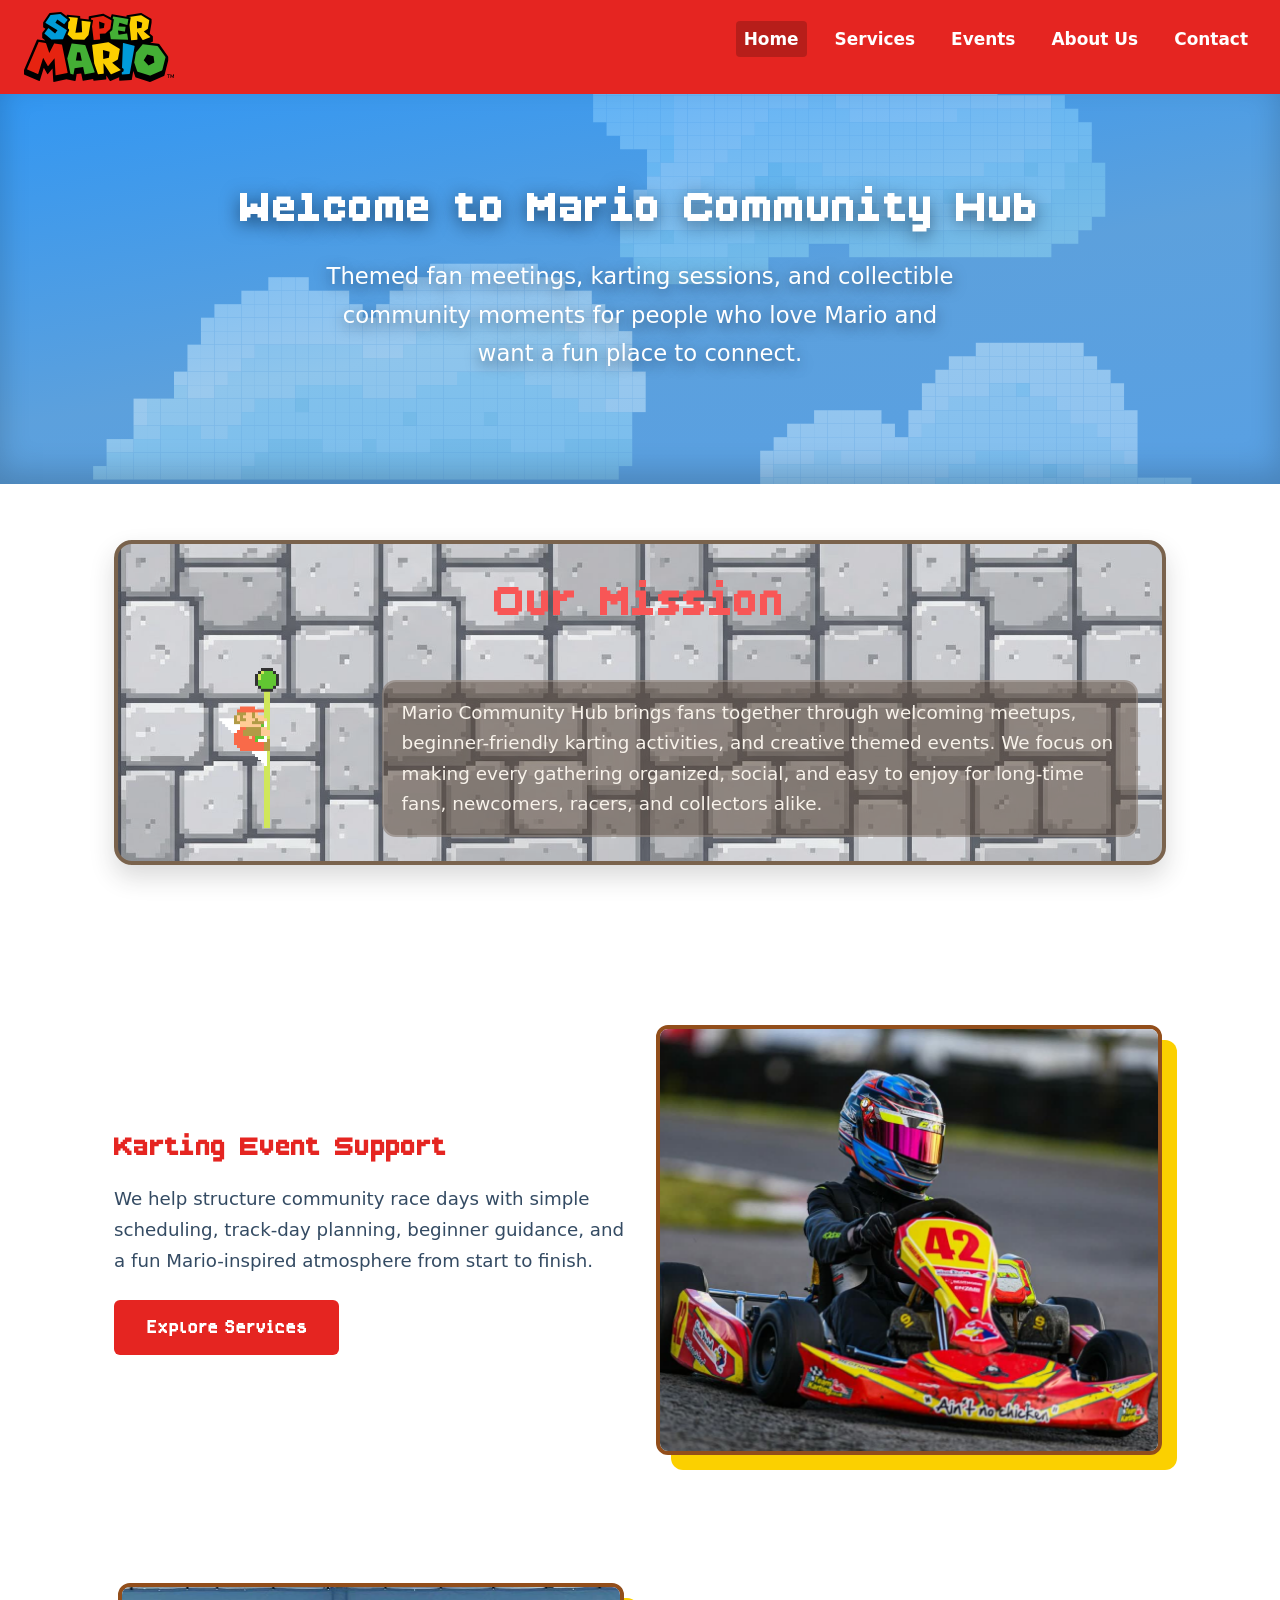
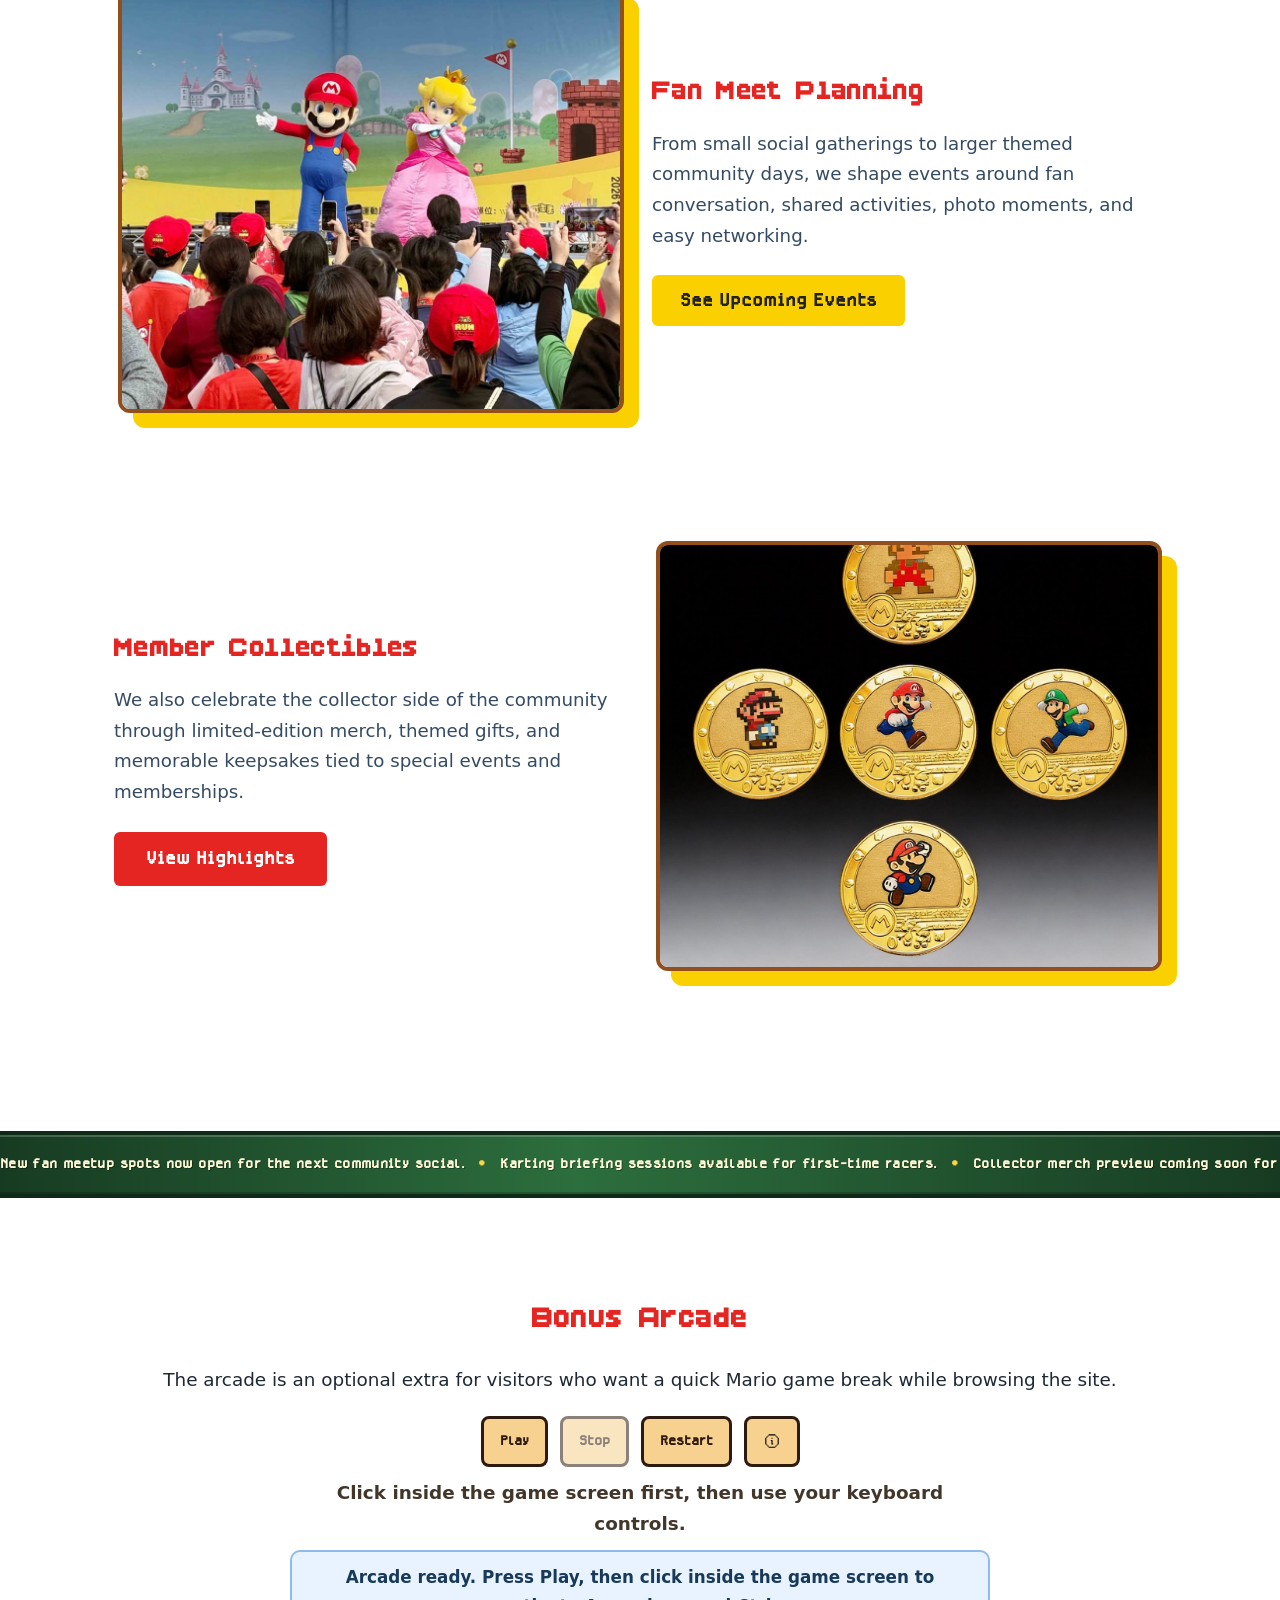
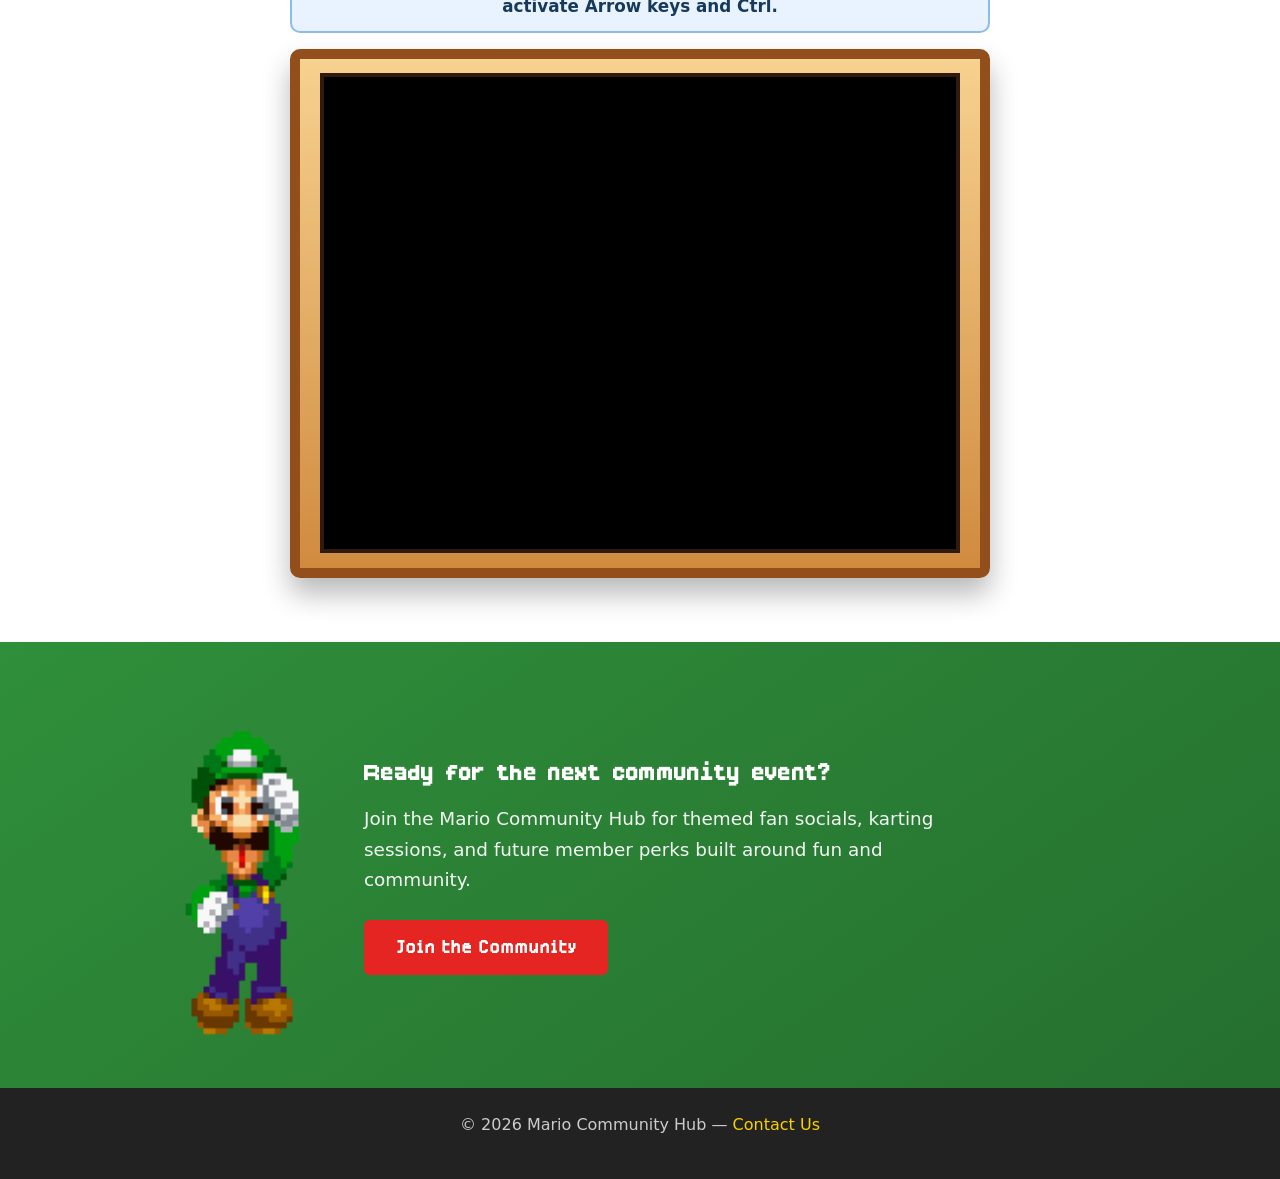
<file: index.html>
<!DOCTYPE html>
<html lang="en">
<head>
  <meta charset="UTF-8" />
  <meta name="viewport" content="width=device-width, initial-scale=1.0" />
  <title>Home | Mario Community Hub</title>
  <link rel="apple-touch-icon" sizes="57x57" href="imgs/web_icon/apple-icon-57x57.png" />
  <link rel="apple-touch-icon" sizes="60x60" href="imgs/web_icon/apple-icon-60x60.png" />
  <link rel="apple-touch-icon" sizes="72x72" href="imgs/web_icon/apple-icon-72x72.png" />
  <link rel="apple-touch-icon" sizes="76x76" href="imgs/web_icon/apple-icon-76x76.png" />
  <link rel="apple-touch-icon" sizes="114x114" href="imgs/web_icon/apple-icon-114x114.png" />
  <link rel="apple-touch-icon" sizes="120x120" href="imgs/web_icon/apple-icon-120x120.png" />
  <link rel="apple-touch-icon" sizes="144x144" href="imgs/web_icon/apple-icon-144x144.png" />
  <link rel="apple-touch-icon" sizes="152x152" href="imgs/web_icon/apple-icon-152x152.png" />
  <link rel="apple-touch-icon" sizes="180x180" href="imgs/web_icon/apple-icon-180x180.png" />
  <link rel="icon" type="image/png" sizes="192x192" href="imgs/web_icon/android-icon-192x192.png" />
  <link rel="icon" type="image/png" sizes="32x32" href="imgs/web_icon/favicon-32x32.png" />
  <link rel="icon" type="image/png" sizes="96x96" href="imgs/web_icon/favicon-96x96.png" />
  <link rel="icon" type="image/png" sizes="16x16" href="imgs/web_icon/favicon-16x16.png" />
  <link rel="shortcut icon" href="imgs/web_icon/favicon.ico" />
  <link rel="manifest" href="imgs/web_icon/manifest.json" />
  <meta name="msapplication-config" content="imgs/web_icon/browserconfig.xml" />
  <meta name="msapplication-TileColor" content="#e52521" />
  <meta name="msapplication-TileImage" content="imgs/web_icon/ms-icon-144x144.png" />
  <meta name="theme-color" content="#e52521" />
  <link href="https://cdn.jsdelivr.net/npm/bootstrap@5.3.3/dist/css/bootstrap.min.css" rel="stylesheet" />
  <link rel="stylesheet" href="css/shared.css" />
  <link rel="stylesheet" href="css/index.css" />
</head>
<body class="theme-home">

  <!-- Shared navigation is embeded by main.js so the it stays consistent across pages. -->
  <div id="main-nav-container"></div>

  <!-- Home hero with a decorative cloud layer behind the landing message. -->
  <header class="page-header fade-in-up">
    <h1>Welcome to Mario Community Hub</h1>
    <p>
      Themed fan meetings, karting sessions, and collectible community moments
      for people who love Mario and want a fun place to connect.
    </p>
  </header>

  <main>

    <!-- Mission block introducing the overall community purpose. -->
    <section class="section container fade-in-up">
      <div class="mission-stone">
        <h2 class="section-title mission-title">Our Mission</h2>
        <div class="mission-content">
          <img
            class="mission-gif"
            src="imgs/SMB-Line-Mario-Flag.gif"
            alt="Mario flagpole celebration animation"
          />
          <p class="mission-intro">
            Mario Community Hub brings fans together through welcoming meetups,
            beginner-friendly karting activities, and creative themed events.
            We focus on making every gathering organized, social, and easy to
            enjoy for long-time fans, newcomers, racers, and collectors alike.
          </p>
        </div>
      </div>
    </section>

    
    <!-- Featured service rows act as call-to-action -->
    <section class="features-section py-5 fade-in-up">
      
      <div class="container">
        <!-- Karting Section -->
        <div class="row align-items-center feature-row">
          <!-- Main content -->
          <div class="col-md-6 order-md-1">
            <!-- Text -->
            <h2 class="feature-title">Karting Event Support</h2>
            <p class="feature-text">
              We help structure community race days with simple scheduling,
              track-day planning, beginner guidance, and a fun Mario-inspired
              atmosphere from start to finish.
            </p>
            <!-- Button -->
            <a href="services.html" class="btn-primary">Explore Services</a>
          </div>
          <!-- Illustration -->
          <div class="col-md-6 order-md-2 feature-img-container">
            <div class="feature-placeholder">
              <img src="imgs/karting/start-outdoor-karting.jpg" alt="A racer is racing with a red kart approaching a conner in an outdoor environment" class="feature-img" loading="lazy" />
            </div>
          </div>
        </div>

        <!-- Fan Meet Section -->
        <div class="row align-items-center feature-row">
          <!-- Main content -->
          <div class="col-md-6 order-md-2">
            <!-- Text -->
            <h2 class="feature-title">Fan Meet Planning</h2>
            <p class="feature-text">
              From small social gatherings to larger themed community days, we
              shape events around fan conversation, shared activities, photo
              moments, and easy networking.
            </p>
            <!-- Button -->
            <a href="events.html" class="btn-secondary">See Upcoming Events</a>
          </div>
          <!-- Illustration -->
          <div class="col-md-6 order-md-1 feature-img-container">
            <div class="feature-placeholder">
              <img src="imgs/events/fan_meeting_feature.jpg" alt="Fans taking picture at a themed community meetup" class="feature-img" loading="lazy" />
            </div>
          </div>
        </div>
        
        <!-- Merch Section -->
        <div class="row align-items-center feature-row">
          <!-- Main content -->
          <div class="col-md-6 order-md-1">
            <!-- Text -->
            <h2 class="feature-title">Member Collectibles</h2>
            <p class="feature-text">
              We also celebrate the collector side of the community through
              limited-edition merch, themed gifts, and memorable keepsakes tied
              to special events and memberships.
            </p>
            <!-- Button -->
            <a href="services.html" class="btn-primary">View Highlights</a>
          </div>
          <!-- Illustration -->
          <div class="col-md-6 order-md-2 feature-img-container">
            <div class="feature-placeholder">
              <img src="imgs/merchs/merch_fan_meeting.jpeg" alt="5 Gold merchs as community collectible gifts" class="feature-img" loading="lazy" />
            </div>
          </div>
        </div>
      </div>
    </section>

    <!-- Marquee bar -->
    <section class="live-marquee" aria-label="Community updates">
      <div class="marquee-track" aria-live="polite">
        <span class="marquee-item">New fan meetup spots now open for the next community social.</span>
        <span class="marquee-separator" aria-hidden="true">&bull;</span>
        <span class="marquee-item">Karting briefing sessions available for first-time racers.</span>
        <span class="marquee-separator" aria-hidden="true">&bull;</span>
        <span class="marquee-item">Collector merch preview coming soon for members.</span>
        <span class="marquee-separator" aria-hidden="true">&bull;</span>
        <span class="marquee-item">New fan meetup spots now open for the next community social.</span>
        <span class="marquee-separator" aria-hidden="true">&bull;</span>
        <span class="marquee-item">Karting briefing sessions available for first-time racers.</span>
        <span class="marquee-separator" aria-hidden="true">&bull;</span>
        <span class="marquee-item">Collector merch preview coming soon for members.</span>
      </div>
    </section>

    <!-- Arcade wrapper -->

    <!-- Welcome -->
    <section class="section container arcade-section fade-in-up">
      <h2 class="section-title">Bonus Arcade</h2>
      <p class="arcade-intro">
        The arcade is an optional extra for visitors who want a quick Mario game
        break while browsing the site.
      </p>

      <!-- Button -->
      <div class="arcade-controls" aria-label="Arcade game controls">
        <button type="button" id="arcade-play" class="arcade-btn">Play</button>
        <button type="button" id="arcade-stop" class="arcade-btn">Stop</button>
        <button type="button" id="arcade-restart" class="arcade-btn">Restart</button>
        <button type="button" id="arcade-instruction" class="arcade-btn" aria-label="Show arcade controls help">
          <img src="imgs/icons8-info.svg" alt="Instructions icon" class="instruction-icon" />
        </button>
      </div>

      <!-- Instruction -->
      <p class="arcade-focus-note">
        Click inside the game screen first, then use your keyboard controls.
      </p>
      <p id="arcade-feedback" class="arcade-feedback is-info" aria-live="polite">
        Arcade ready. Press Play, then click inside the game screen to activate Arrow keys and Ctrl.
      </p>

      <!-- External Game -->
      <!-- Embedded external game based on FlorianRappl/Mario5TS
     Source: GitHub repository by Florian Rappl
     License: MIT
     Integrated into this coursework site via iframe only; game internals not modified. -->
      <div id="arcade" aria-label="Mario Community Hub arcade cabinet">
        <iframe
          src="about:blank"
          data-game-src="game/Game.html"
          title="Mario Arcade Game"
          loading="lazy"
          allowfullscreen
        ></iframe>
      </div>
    </section>

    <!-- Final CTA link to next page -->
    <section class="home-cta fade-in-up">
      <div class="home-cta-inner">
        
        <!-- Luigi GIF -->
        <img
        src="imgs/Luigidance3D.gif"
        alt="Luigi dancing animation to celebrate community events"
        class="home-cta-luigi"
        loading="lazy"
        />
        
        <!-- Text -->
        <div class="home-cta-copy">
          <h2>Ready for the next community event?</h2>
          <p>
            Join the Mario Community Hub for themed fan socials, karting sessions,
            and future member perks built around fun and community.
          </p>

          <!-- CTA Button  -->
          <a href="services.html" class="btn-primary">Join the Community</a>
        </div>
      </div>
    </section>
  </main>

  <!-- Shared footer injected by main.js. -->
  <div id="main-footer-container"></div>
  
  <!-- Scripts loader -->
  <script src="https://cdn.jsdelivr.net/npm/bootstrap@5.3.3/dist/js/bootstrap.bundle.min.js"></script>
  <script src="js/main.js"></script>
  <script src="js/home.js"></script>
</body>
</html>
</file>
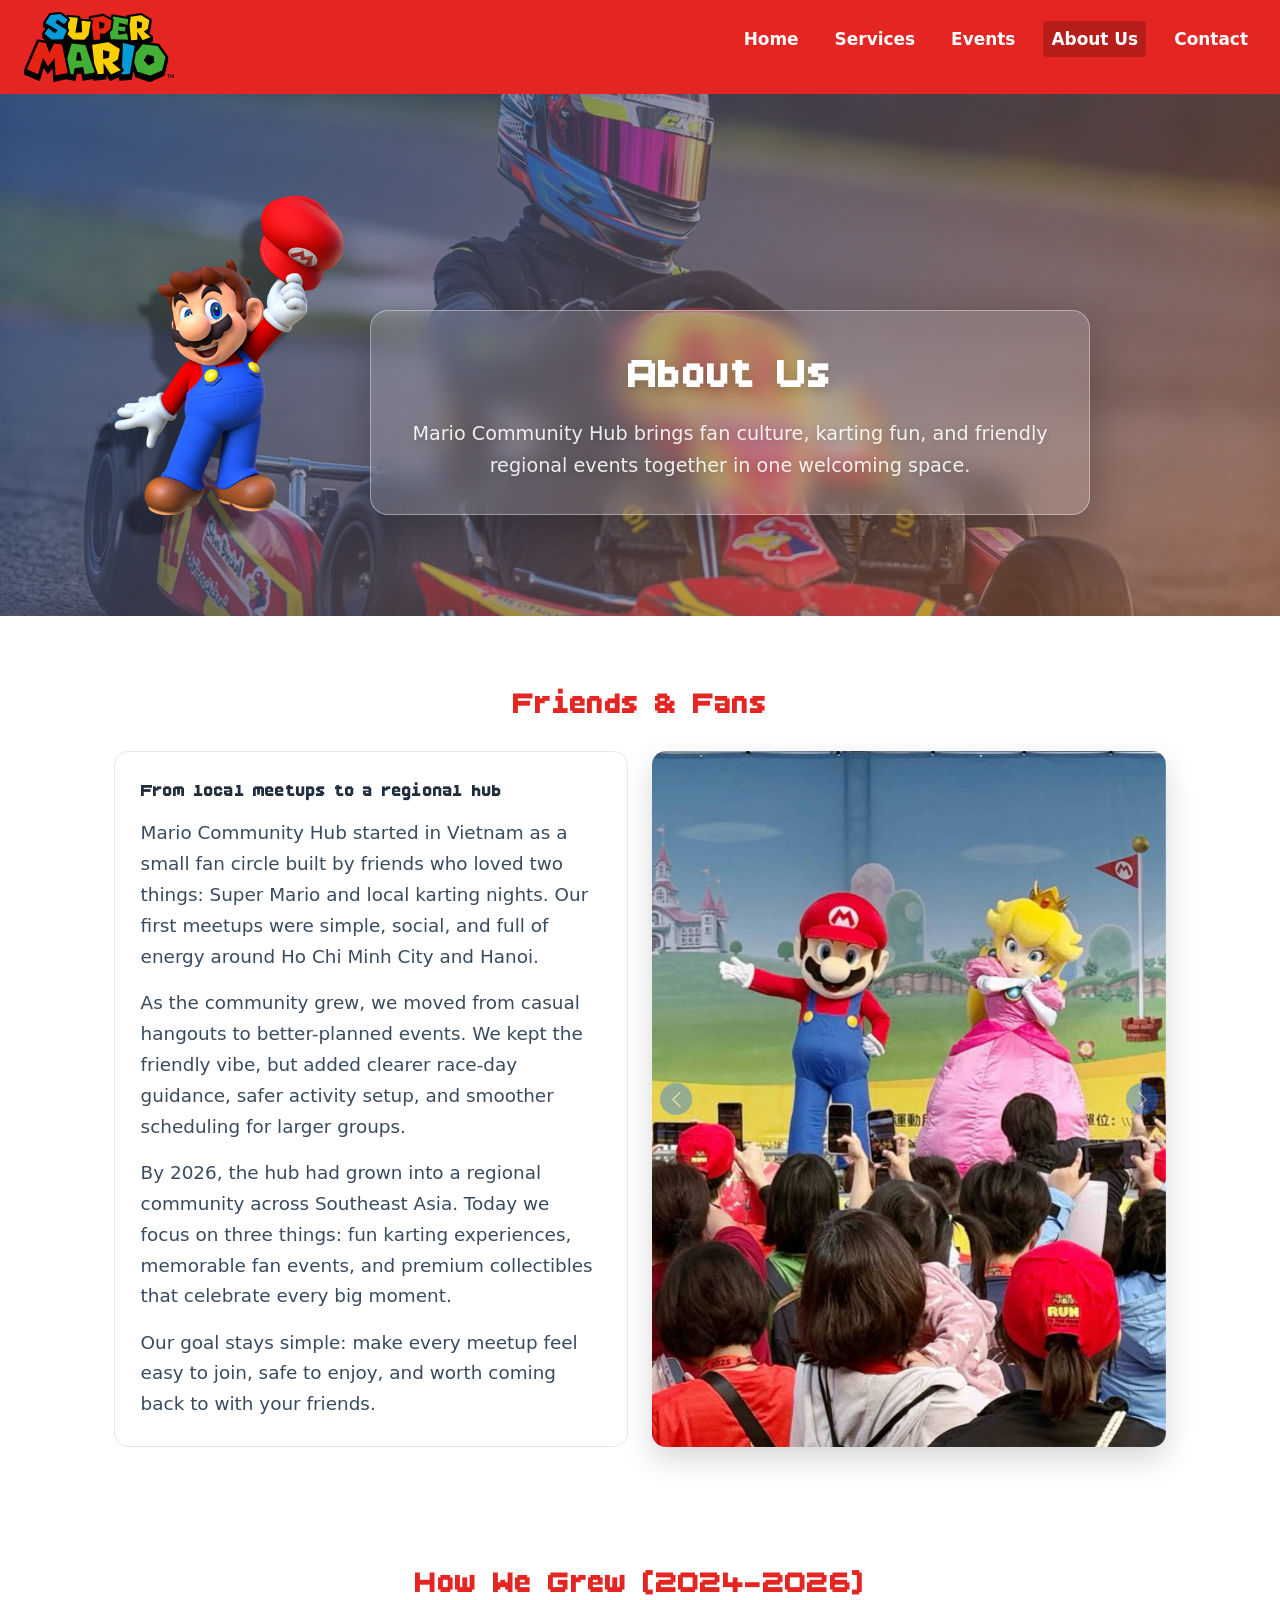
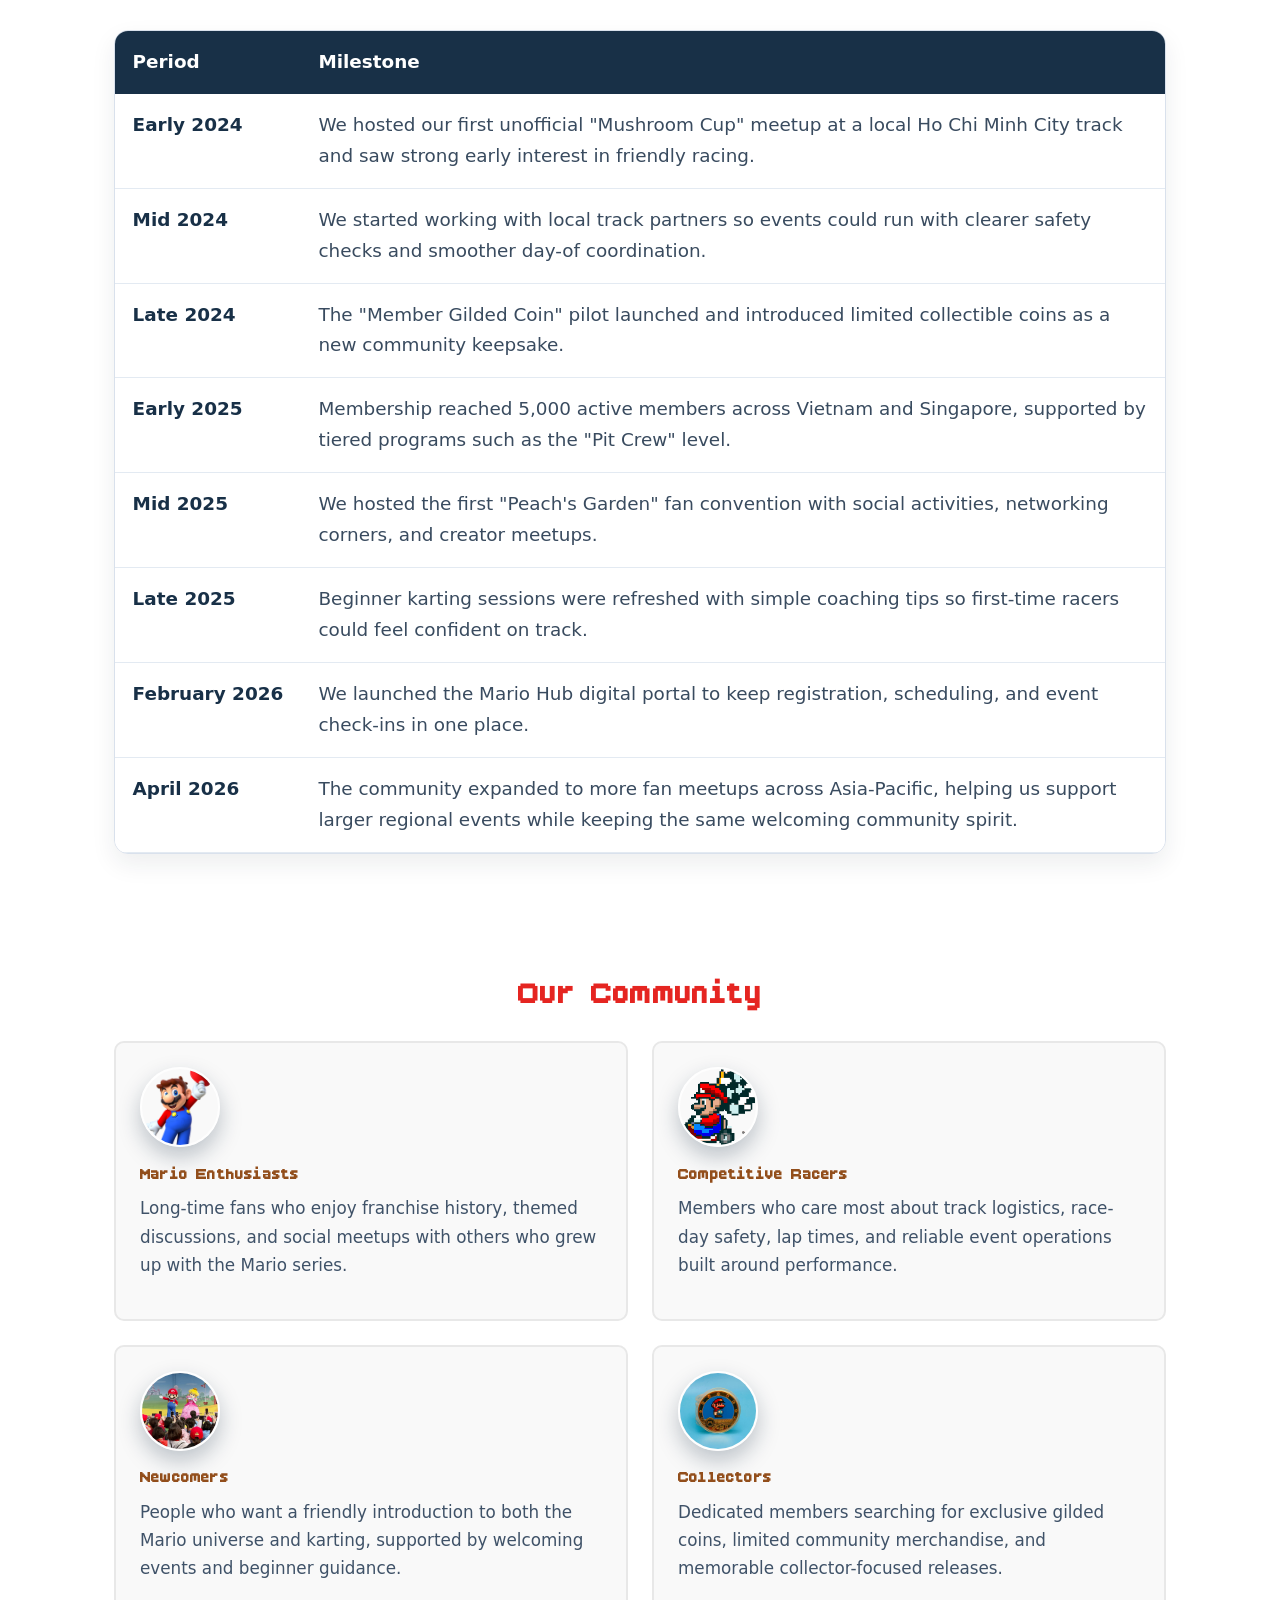
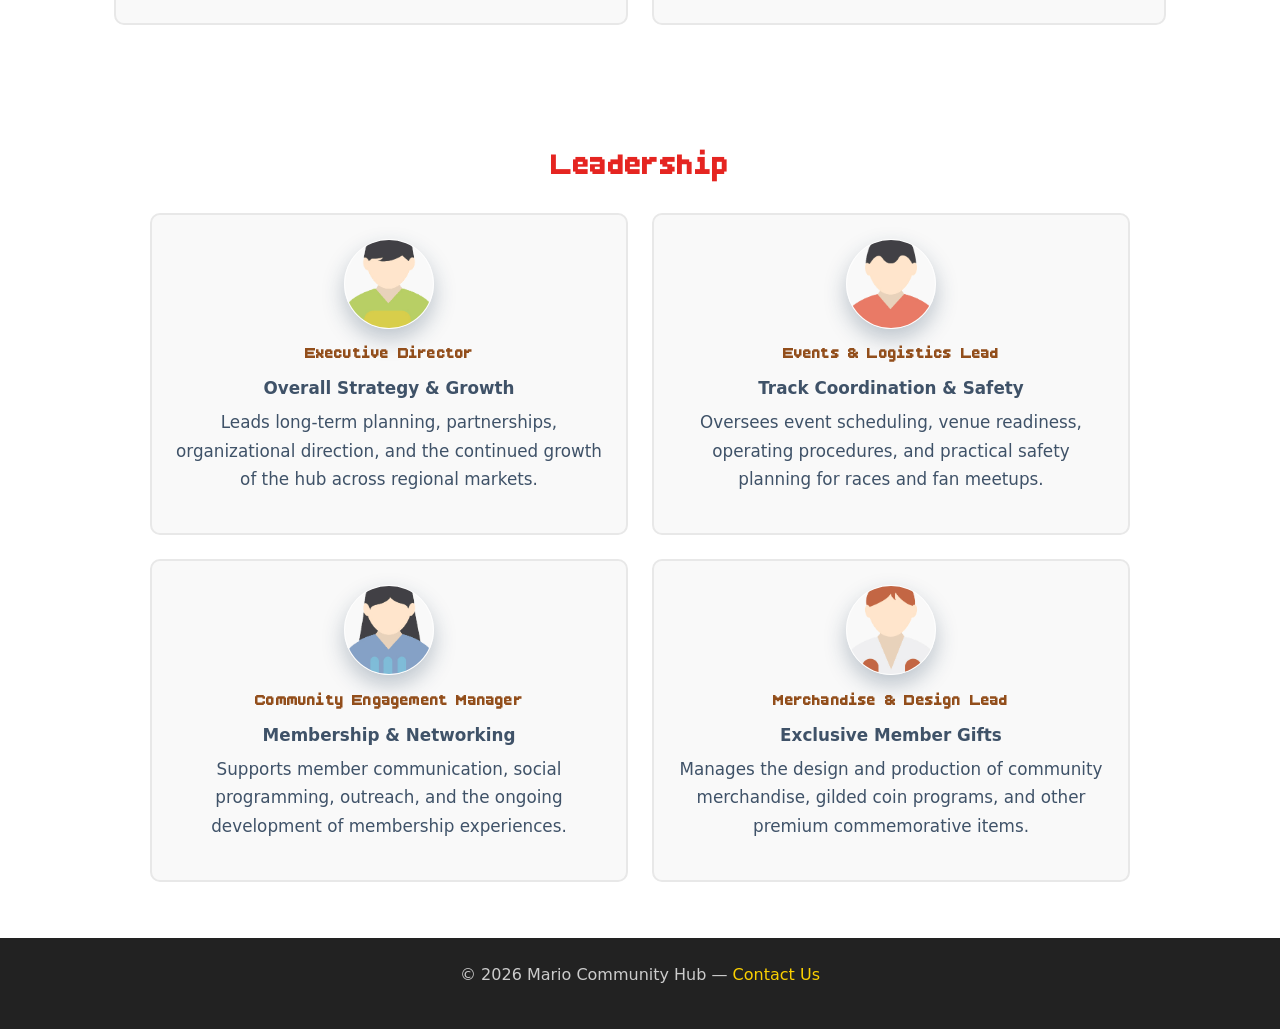
<file: about.html>
<!DOCTYPE html>
<html lang="en">
<head>
  <!-- Base metadata and responsive viewport setup. -->
  <meta charset="UTF-8" />
  <meta name="viewport" content="width=device-width, initial-scale=1.0" />
  <title>About Us | Mario Community Hub</title>
  <link rel="apple-touch-icon" sizes="57x57" href="imgs/web_icon/apple-icon-57x57.png" />
  <link rel="apple-touch-icon" sizes="60x60" href="imgs/web_icon/apple-icon-60x60.png" />
  <link rel="apple-touch-icon" sizes="72x72" href="imgs/web_icon/apple-icon-72x72.png" />
  <link rel="apple-touch-icon" sizes="76x76" href="imgs/web_icon/apple-icon-76x76.png" />
  <link rel="apple-touch-icon" sizes="114x114" href="imgs/web_icon/apple-icon-114x114.png" />
  <link rel="apple-touch-icon" sizes="120x120" href="imgs/web_icon/apple-icon-120x120.png" />
  <link rel="apple-touch-icon" sizes="144x144" href="imgs/web_icon/apple-icon-144x144.png" />
  <link rel="apple-touch-icon" sizes="152x152" href="imgs/web_icon/apple-icon-152x152.png" />
  <link rel="apple-touch-icon" sizes="180x180" href="imgs/web_icon/apple-icon-180x180.png" />
  <link rel="icon" type="image/png" sizes="192x192" href="imgs/web_icon/android-icon-192x192.png" />
  <link rel="icon" type="image/png" sizes="32x32" href="imgs/web_icon/favicon-32x32.png" />
  <link rel="icon" type="image/png" sizes="96x96" href="imgs/web_icon/favicon-96x96.png" />
  <link rel="icon" type="image/png" sizes="16x16" href="imgs/web_icon/favicon-16x16.png" />
  <link rel="shortcut icon" href="imgs/web_icon/favicon.ico" />
  <link rel="manifest" href="imgs/web_icon/manifest.json" />
  <meta name="msapplication-config" content="imgs/web_icon/browserconfig.xml" />
  <meta name="msapplication-TileColor" content="#e52521" />
  <meta name="msapplication-TileImage" content="imgs/web_icon/ms-icon-144x144.png" />
  <meta name="theme-color" content="#e52521" />
  <link href="https://cdn.jsdelivr.net/npm/bootstrap@5.3.3/dist/css/bootstrap.min.css" rel="stylesheet" />
  <link rel="stylesheet" href="css/shared.css" />
  <link rel="stylesheet" href="css/about.css" />
</head>
<body class="theme-about">
  <!-- Shared navigation mount point (rendered by js/main.js). -->
  <div id="main-nav-container"></div>

  <!-- Hero: mascot + glass intro card over themed background image. -->
  <header class="page-header fade-in-up">
    <div class="hero-overlay"></div>
    <div class="container">
      <div class="about-hero-layout">
        <img
          src="imgs/Mario_welcome.png"
          alt="Mario welcoming visitors to the Mario Community Hub"
          class="hero-side-mascot"
          loading="eager"
        />
        <div class="hero-glass">
          <h1>About Us</h1>
          <p>
            Mario Community Hub brings fan culture, karting fun, and friendly
            regional events together in one welcoming space.
          </p>
        </div>
      </div>
    </div>
  </header>

  <main>
    <!-- Story section: origin narrative plus supporting image carousel. -->
    <section class="section container story-section fade-in-up">
      <h2 class="section-title">Friends &amp; Fans</h2>
      <div class="story-z-grid">
        <article class="story-panel">
          <!-- Narrative heading for community origin story. -->
          <h3>From local meetups to a regional hub</h3>
          <p>
            Mario Community Hub started in Vietnam as a small fan circle built by
            friends who loved two things: Super Mario and local karting nights.
            Our first meetups were simple, social, and full of energy around
            Ho Chi Minh City and Hanoi.
          </p>
          <p>
            As the community grew, we moved from casual hangouts to better-planned
            events. We kept the friendly vibe, but added clearer race-day guidance,
            safer activity setup, and smoother scheduling for larger groups.
          </p>
          <p>
            By 2026, the hub had grown into a regional community across Southeast
            Asia. Today we focus on three things: fun karting experiences, memorable
            fan events, and premium collectibles that celebrate every big moment.
          </p>
          <p>
            Our goal stays simple: make every meetup feel easy to join, safe to
            enjoy, and worth coming back to with your friends.
          </p>
        </article>

        <!-- Visual timeline companion carousel. -->
        <div class="story-image-wrap">
          <div id="aboutStoryCarousel" class="carousel slide story-carousel" data-bs-ride="carousel" data-bs-touch="true" data-bs-interval="3400">
            <!-- Carousel slides: social, karting, and merch highlights. -->
            <div class="carousel-inner">
              <div class="carousel-item active">
                <img class="story-image" src="imgs/events/fan_meeting_feature.jpg" alt="Members greeting each other at a Mario community social" loading="lazy" />
              </div>
              <div class="carousel-item">
                <img class="story-image" src="imgs/karting/start-outdoor-karting.jpg" alt="Outdoor karting lane setup before a race session starts" loading="lazy" />
              </div>
              <div class="carousel-item">
                <img class="story-image" src="imgs/merchs/2_merch.jpg" alt="Collector merch pieces arranged for a fan showcase" loading="lazy" />
              </div>
            </div>
            <button class="carousel-control-prev" type="button" data-bs-target="#aboutStoryCarousel" data-bs-slide="prev">
              <span class="carousel-control-prev-icon" aria-hidden="true"></span>
              <span class="visually-hidden">Previous</span>
            </button>
            <button class="carousel-control-next" type="button" data-bs-target="#aboutStoryCarousel" data-bs-slide="next">
              <span class="carousel-control-next-icon" aria-hidden="true"></span>
              <span class="visually-hidden">Next</span>
            </button>
          </div>
        </div>
      </div>
    </section>

    <!-- Milestone table: growth timeline from 2024 to 2026. -->
    <section class="section timeline-section fade-in-up">
      <div class="container">
        <h2 class="section-title">How We Grew (2024-2026)</h2>
        <div class="timeline-table-wrap">
          <div class="table-responsive">
            <table class="table timeline-table align-middle mb-0">
              <thead>
                <tr>
                  <th scope="col">Period</th>
                  <th scope="col">Milestone</th>
                </tr>
              </thead>
              <tbody>
                <!-- Timeline row: first local meetup kickoff. -->
                <tr>
                  <td>Early 2024</td>
                  <td>
                    We hosted our first unofficial "Mushroom Cup" meetup at a local
                    Ho Chi Minh City track and saw strong early interest in friendly
                    racing.
                  </td>
                </tr>
                <!-- Timeline row: formal venue partnerships begin. -->
                <tr>
                  <td>Mid 2024</td>
                  <td>
                    We started working with local track partners so events could run
                    with clearer safety checks and smoother day-of coordination.
                  </td>
                </tr>
                <!-- Timeline row: first collector coin pilot. -->
                <tr>
                  <td>Late 2024</td>
                  <td>
                    The "Member Gilded Coin" pilot launched and introduced limited
                    collectible coins as a new community keepsake.
                  </td>
                </tr>
                <!-- Timeline row: membership scales across regions. -->
                <tr>
                  <td>Early 2025</td>
                  <td>
                    Membership reached 5,000 active members across Vietnam and
                    Singapore, supported by tiered programs such as the "Pit Crew"
                    level.
                  </td>
                </tr>
                <!-- Timeline row: first large fan convention. -->
                <tr>
                  <td>Mid 2025</td>
                  <td>
                    We hosted the first "Peach's Garden" fan convention with social
                    activities, networking corners, and creator meetups.
                  </td>
                </tr>
                <!-- Timeline row: beginner race guidance refresh. -->
                <tr>
                  <td>Late 2025</td>
                  <td>
                    Beginner karting sessions were refreshed with simple coaching
                    tips so first-time racers could feel confident on track.
                  </td>
                </tr>
                <!-- Timeline row: digital portal launch. -->
                <tr>
                  <td>February 2026</td>
                  <td>
                    We launched the Mario Hub digital portal to keep registration,
                    scheduling, and event check-ins in one place.
                  </td>
                </tr>
                <!-- Timeline row: broader Asia-Pacific expansion. -->
                <tr>
                  <td>April 2026</td>
                  <td>
                    The community expanded to more fan meetups across Asia-Pacific,
                    helping us support larger regional events while keeping the same
                    welcoming community spirit.
                  </td>
                </tr>
              </tbody>
            </table>
          </div>
        </div>
      </div>
    </section>

    <!-- Community profiles: audience types and motivations. -->
    <section class="about-community-band fade-in-up">
      <div class="container">
        <h2 class="section-title">Our Community</h2>
        <div class="card-grid">
          <!-- Audience card: long-time Mario fans. -->
          <article class="card">
            <div class="community-badge">
              <img src="imgs/Mario_welcome.png" alt="Mario fan community badge image" loading="lazy" />
            </div>
            <h3>Mario Enthusiasts</h3>
            <p>
              Long-time fans who enjoy franchise history, themed discussions, and
              social meetups with others who grew up with the Mario series.
            </p>
          </article>
          <!-- Audience card: performance-focused racers. -->
          <article class="card">
            <div class="community-badge">
              <img src="imgs/mario-karting-race.gif" alt="Racing community badge image with Mario karting animation" loading="lazy" />
            </div>
            <h3>Competitive Racers</h3>
            <p>
              Members who care most about track logistics, race-day safety, lap
              times, and reliable event operations built around performance.
            </p>
          </article>
          <!-- Audience card: first-time community visitors. -->
          <article class="card">
            <div class="community-badge">
              <img src="imgs/events/fan_meeting_feature.jpg" alt="Newcomer community badge image showing fans meeting" loading="lazy" />
            </div>
            <h3>Newcomers</h3>
            <p>
              People who want a friendly introduction to both the Mario universe and
              karting, supported by welcoming events and beginner guidance.
            </p>
          </article>
          <!-- Audience card: merch and collectible enthusiasts. -->
          <article class="card">
            <div class="community-badge">
              <img src="imgs/merchs/2_merch.jpg" alt="Collector community badge image showing Mario merchandise" loading="lazy" />
            </div>
            <h3>Collectors</h3>
            <p>
              Dedicated members searching for exclusive gilded coins, limited
              community merchandise, and memorable collector-focused releases.
            </p>
          </article>
        </div>
      </div>
    </section>

    <!-- Leadership cards: role-based team overview. -->
    <section class="section container fade-in-up">
      <h2 class="section-title">Leadership</h2>
      <div class="card-grid about-leadership-grid">
        <!-- Leadership card: strategic direction owner. -->
        <article class="card text-center">
          <div class="leadership-photo">
            <img src="imgs/contact/male.png" alt="Executive Director portrait" loading="lazy" />
          </div>
          <h3>Executive Director</h3>
          <p class="leadership-role">Overall Strategy &amp; Growth</p>
          <p>
            Leads long-term planning, partnerships, organizational direction, and the
            continued growth of the hub across regional markets.
          </p>
        </article>
        <!-- Leadership card: event operations owner. -->
        <article class="card text-center">
          <div class="leadership-photo">
            <img src="imgs/contact/male2.png" alt="Events and Logistics Lead portrait" loading="lazy" />
          </div>
          <h3>Events &amp; Logistics Lead</h3>
          <p class="leadership-role">Track Coordination &amp; Safety</p>
          <p>
            Oversees event scheduling, venue readiness, operating procedures, and
            practical safety planning for races and fan meetups.
          </p>
        </article>
        <!-- Leadership card: member engagement owner. -->
        <article class="card text-center">
          <div class="leadership-photo">
            <img src="imgs/contact/female.png" alt="Community Engagement Manager portrait" loading="lazy" />
          </div>
          <h3>Community Engagement Manager</h3>
          <p class="leadership-role">Membership &amp; Networking</p>
          <p>
            Supports member communication, social programming, outreach, and the
            ongoing development of membership experiences.
          </p>
        </article>
        <!-- Leadership card: merch and design owner. -->
        <article class="card text-center">
          <div class="leadership-photo">
            <img src="imgs/contact/male3.png" alt="Merchandise and Design Lead portrait" loading="lazy" />
          </div>
          <h3>Merchandise &amp; Design Lead</h3>
          <p class="leadership-role">Exclusive Member Gifts</p>
          <p>
            Manages the design and production of community merchandise, gilded coin
            programs, and other premium commemorative items.
          </p>
        </article>
      </div>
    </section>
  </main>

  <!-- Shared footer mount point (rendered by js/main.js). -->
  <div id="main-footer-container"></div>

  <!-- Bootstrap first, then shared site script. -->
  <script src="https://cdn.jsdelivr.net/npm/bootstrap@5.3.3/dist/js/bootstrap.bundle.min.js"></script>
  <script src="js/main.js"></script>
</body>
</html>
</file>
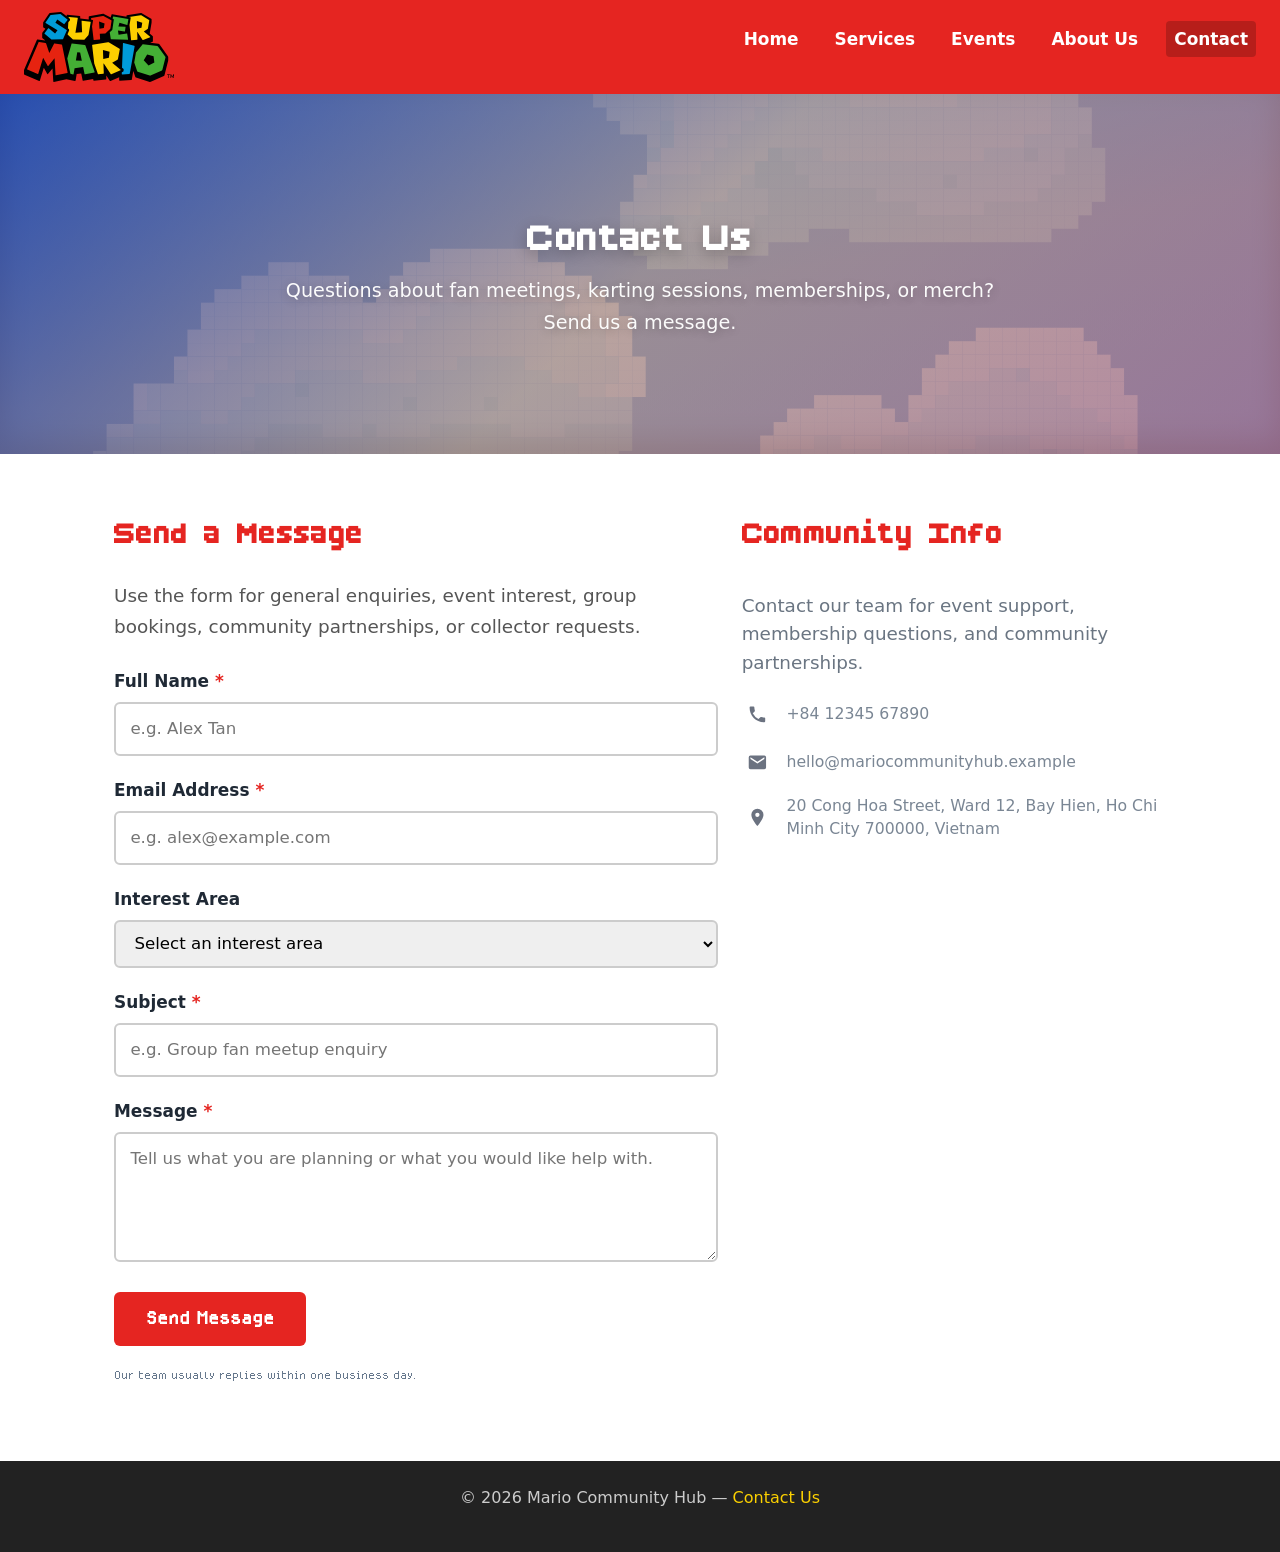
<file: contact.html>
<!DOCTYPE html>
<html lang="en">
<head>
  <!-- Base metadata and responsive viewport setup. -->
  <meta charset="UTF-8" />
  <meta name="viewport" content="width=device-width, initial-scale=1.0" />
  <title>Contact | Mario Community Hub</title>
  <link rel="apple-touch-icon" sizes="57x57" href="imgs/web_icon/apple-icon-57x57.png" />
  <link rel="apple-touch-icon" sizes="60x60" href="imgs/web_icon/apple-icon-60x60.png" />
  <link rel="apple-touch-icon" sizes="72x72" href="imgs/web_icon/apple-icon-72x72.png" />
  <link rel="apple-touch-icon" sizes="76x76" href="imgs/web_icon/apple-icon-76x76.png" />
  <link rel="apple-touch-icon" sizes="114x114" href="imgs/web_icon/apple-icon-114x114.png" />
  <link rel="apple-touch-icon" sizes="120x120" href="imgs/web_icon/apple-icon-120x120.png" />
  <link rel="apple-touch-icon" sizes="144x144" href="imgs/web_icon/apple-icon-144x144.png" />
  <link rel="apple-touch-icon" sizes="152x152" href="imgs/web_icon/apple-icon-152x152.png" />
  <link rel="apple-touch-icon" sizes="180x180" href="imgs/web_icon/apple-icon-180x180.png" />
  <link rel="icon" type="image/png" sizes="192x192" href="imgs/web_icon/android-icon-192x192.png" />
  <link rel="icon" type="image/png" sizes="32x32" href="imgs/web_icon/favicon-32x32.png" />
  <link rel="icon" type="image/png" sizes="96x96" href="imgs/web_icon/favicon-96x96.png" />
  <link rel="icon" type="image/png" sizes="16x16" href="imgs/web_icon/favicon-16x16.png" />
  <link rel="shortcut icon" href="imgs/web_icon/favicon.ico" />
  <link rel="manifest" href="imgs/web_icon/manifest.json" />
  <meta name="msapplication-config" content="imgs/web_icon/browserconfig.xml" />
  <meta name="msapplication-TileColor" content="#e52521" />
  <meta name="msapplication-TileImage" content="imgs/web_icon/ms-icon-144x144.png" />
  <meta name="theme-color" content="#e52521" />
  <link href="https://cdn.jsdelivr.net/npm/bootstrap@5.3.3/dist/css/bootstrap.min.css" rel="stylesheet" />
  <link rel="stylesheet" href="css/shared.css" />
  <link rel="stylesheet" href="css/contact.css" />
</head>
<body class="theme-contact">
  <!-- Shared navigation mount point (rendered by js/main.js). -->
  <div id="main-nav-container"></div>

  <!-- Page header with concise contact scope. -->
  <header class="page-header fade-in-up">
    <h1>Contact Us</h1>
    <p>Questions about fan meetings, karting sessions, memberships, or merch? Send us a message.</p>
  </header>

  <main class="section container">
    <!-- Two-column layout: form (left) and quick contact cards (right). -->
    <div class="row g-4 align-items-start">
      <div class="col-lg-7 fade-in-up">
        <!-- Contact form for enquiries and event-related requests. -->
        <h2 class="section-title contact-title">Send a Message</h2>
        <p class="contact-intro">
          Use the form for general enquiries, event interest, group bookings,
          community partnerships, or collector requests.
        </p>

        <!-- Form stays client-side; js/contact.js handles validation feedback. -->
        <form id="contact-form" novalidate>
          <!-- Required identity field for reply context. -->
          <div class="form-group">
            <label for="full-name">Full Name <span class="contact-required">*</span></label>
            <input
              type="text"
              id="full-name"
              name="full-name"
              placeholder="e.g. Alex Tan"
              required
            />
          </div>

          <!-- Required email used for team follow-up. -->
          <div class="form-group">
            <label for="email">Email Address <span class="contact-required">*</span></label>
            <input
              type="email"
              id="email"
              name="email"
              placeholder="e.g. alex@example.com"
              required
            />
          </div>

          <!-- Optional category helps route enquiries faster. -->
          <div class="form-group">
            <label for="interest">Interest Area</label>
            <select id="interest" name="interest">
              <option value="" hidden selected>Select an interest area</option>
              <option value="fan-meets">Fan Meetings</option>
              <option value="karting">Karting Events</option>
              <option value="membership">Membership</option>
              <option value="merch">Merch &amp; Collectibles</option>
              <option value="partnerships">Partnerships</option>
            </select>
          </div>

          <!-- Required subject gives quick triage context. -->
          <div class="form-group">
            <label for="subject">Subject <span class="contact-required">*</span></label>
            <input
              type="text"
              id="subject"
              name="subject"
              placeholder="e.g. Group fan meetup enquiry"
              required
            />
          </div>

          <!-- Required details field for full request context. -->
          <div class="form-group">
            <label for="message">Message <span class="contact-required">*</span></label>
            <textarea
              id="message"
              name="message"
              placeholder="Tell us what you are planning or what you would like help with."
              required
            ></textarea>
          </div>

          <button type="submit" class="btn-primary">Send Message</button>
          <p id="form-message" class="mt-2 contact-status" aria-live="polite"></p>
          <p class="contact-note">
            Our team usually replies within one business day.
          </p>
        </form>
      </div>

      <div class="col-lg-5 fade-in-up">
        <!-- Community info panel uses a compact vertical contact list. -->
        <h2 class="section-title contact-title">Community Info</h2>
        <div class="contact-info-panel" aria-label="Community contact details">
          <p class="contact-info-lead">
            Contact our team for event support, membership questions, and community partnerships.
          </p>

          <ul class="contact-info-list">
            <li class="contact-info-item">
              <span class="contact-info-icon" aria-hidden="true">
                <svg viewBox="0 0 24 24" focusable="false" aria-hidden="true">
                  <path d="M6.62 10.79a15.05 15.05 0 0 0 6.59 6.59l2.2-2.2a1 1 0 0 1 1.01-.24 11.36 11.36 0 0 0 3.58.57 1 1 0 0 1 1 1V20a1 1 0 0 1-1 1C10.3 21 3 13.7 3 4a1 1 0 0 1 1-1h3.5a1 1 0 0 1 1 1c0 1.24.2 2.44.57 3.58a1 1 0 0 1-.24 1.01z"/>
                </svg>
              </span>
              <span class="contact-info-text">+84 12345 67890</span>
            </li>

            <li class="contact-info-item">
              <span class="contact-info-icon" aria-hidden="true">
                <svg viewBox="0 0 24 24" focusable="false" aria-hidden="true">
                  <path d="M20 4H4a2 2 0 0 0-2 2v12a2 2 0 0 0 2 2h16a2 2 0 0 0 2-2V6a2 2 0 0 0-2-2zm0 4.2-8 5.2-8-5.2V6l8 5.2L20 6z"/>
                </svg>
              </span>
              <span class="contact-info-text">hello@mariocommunityhub.example</span>
            </li>

            <li class="contact-info-item">
              <span class="contact-info-icon" aria-hidden="true">
                <svg viewBox="0 0 24 24" focusable="false" aria-hidden="true">
                  <path d="M12 2a7 7 0 0 0-7 7c0 5.25 7 13 7 13s7-7.75 7-13a7 7 0 0 0-7-7zm0 9.5a2.5 2.5 0 1 1 0-5 2.5 2.5 0 0 1 0 5z"/>
                </svg>
              </span>
              <span class="contact-info-text">20 Cong Hoa Street, Ward 12, Bay Hien, Ho Chi Minh City 700000, Vietnam</span>
            </li>
          </ul>
        </div>
      </div>
    </div>
  </main>

  <!-- Shared footer mount point (rendered by js/main.js). -->
  <div id="main-footer-container"></div>

  <!-- Bootstrap first, then shared and page scripts. -->
  <script src="https://cdn.jsdelivr.net/npm/bootstrap@5.3.3/dist/js/bootstrap.bundle.min.js"></script>
  <script src="js/main.js"></script>
  <script src="js/contact.js"></script>
</body>
</html>
</file>
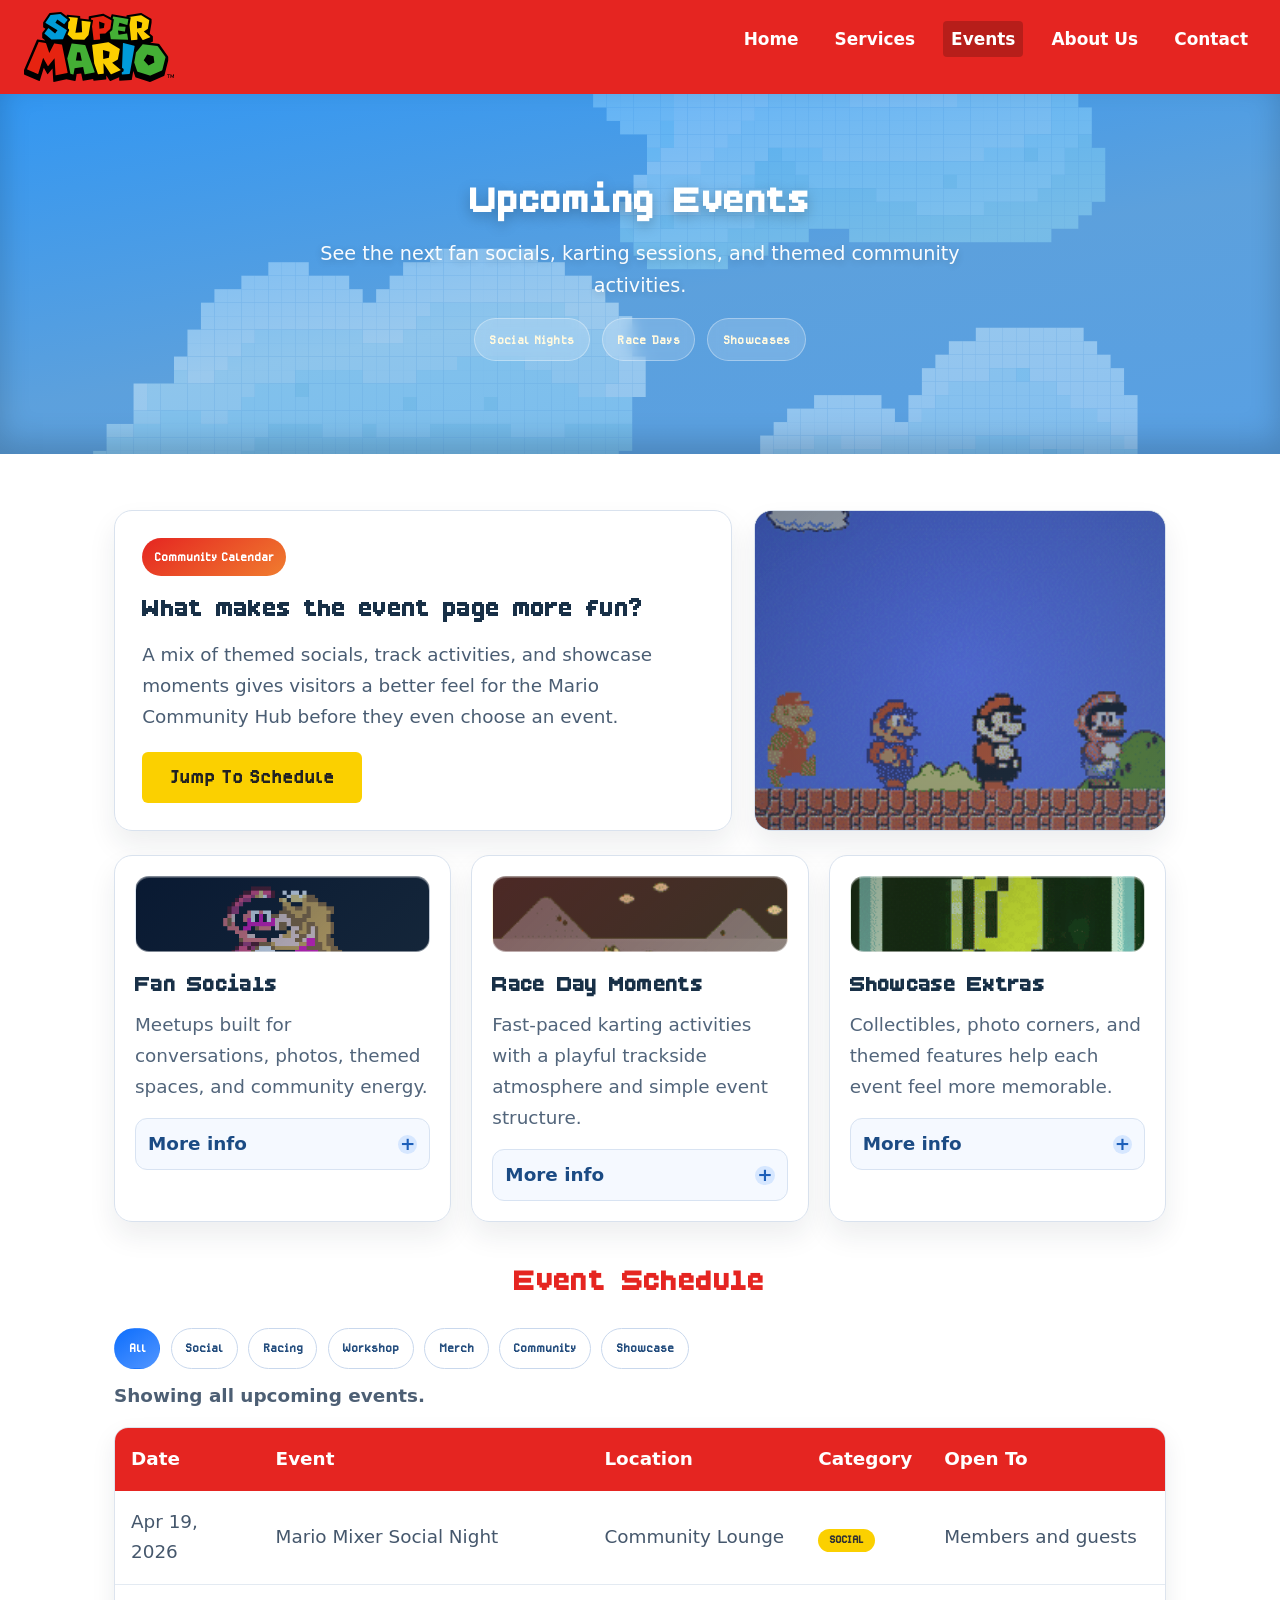
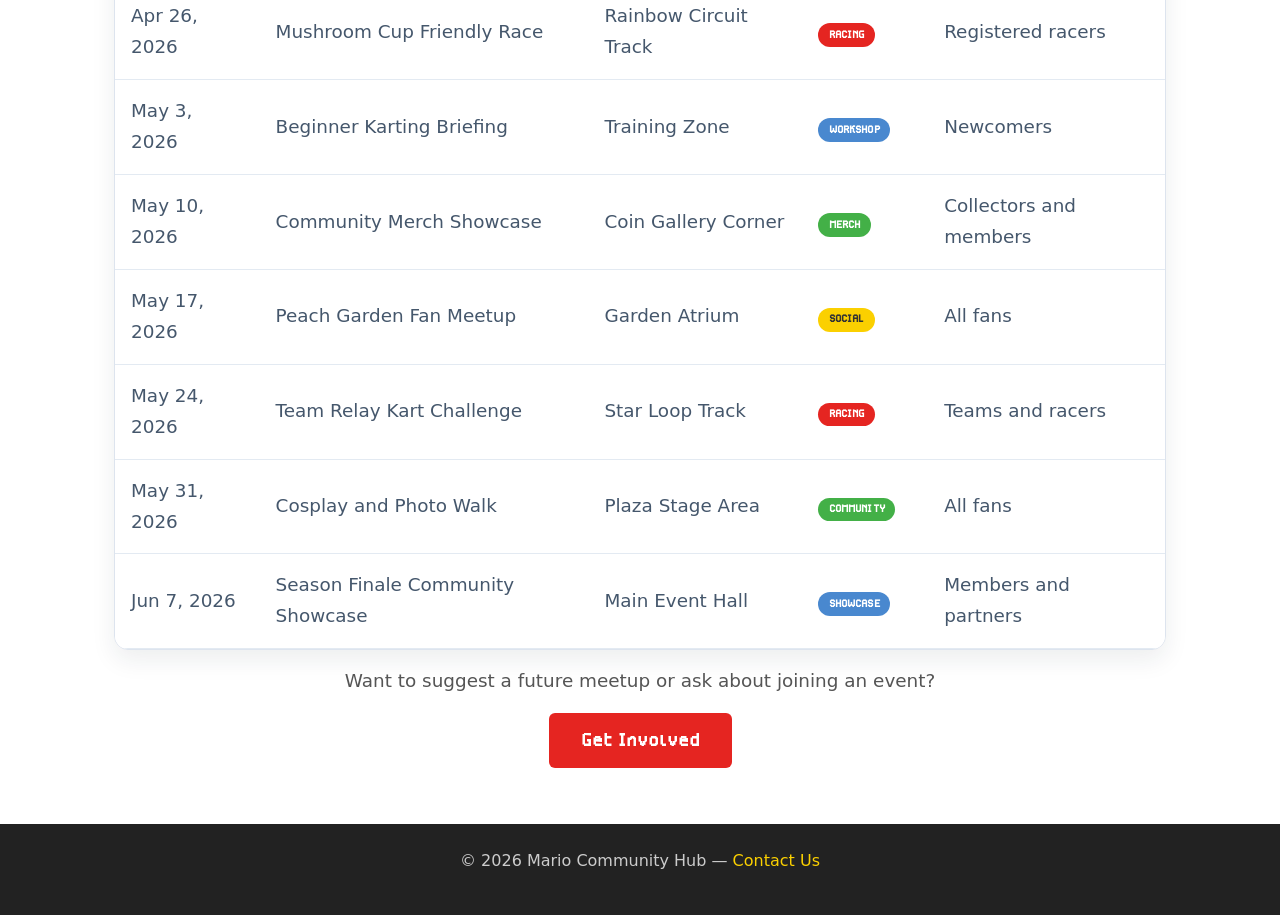
<file: events.html>
<!DOCTYPE html>
<html lang="en">
<head>
  <meta charset="UTF-8" />
  <meta name="viewport" content="width=device-width, initial-scale=1.0" />
  <title>Events | Mario Community Hub</title>
  <link rel="apple-touch-icon" sizes="57x57" href="imgs/web_icon/apple-icon-57x57.png" />
  <link rel="apple-touch-icon" sizes="60x60" href="imgs/web_icon/apple-icon-60x60.png" />
  <link rel="apple-touch-icon" sizes="72x72" href="imgs/web_icon/apple-icon-72x72.png" />
  <link rel="apple-touch-icon" sizes="76x76" href="imgs/web_icon/apple-icon-76x76.png" />
  <link rel="apple-touch-icon" sizes="114x114" href="imgs/web_icon/apple-icon-114x114.png" />
  <link rel="apple-touch-icon" sizes="120x120" href="imgs/web_icon/apple-icon-120x120.png" />
  <link rel="apple-touch-icon" sizes="144x144" href="imgs/web_icon/apple-icon-144x144.png" />
  <link rel="apple-touch-icon" sizes="152x152" href="imgs/web_icon/apple-icon-152x152.png" />
  <link rel="apple-touch-icon" sizes="180x180" href="imgs/web_icon/apple-icon-180x180.png" />
  <link rel="icon" type="image/png" sizes="192x192" href="imgs/web_icon/android-icon-192x192.png" />
  <link rel="icon" type="image/png" sizes="32x32" href="imgs/web_icon/favicon-32x32.png" />
  <link rel="icon" type="image/png" sizes="96x96" href="imgs/web_icon/favicon-96x96.png" />
  <link rel="icon" type="image/png" sizes="16x16" href="imgs/web_icon/favicon-16x16.png" />
  <link rel="shortcut icon" href="imgs/web_icon/favicon.ico" />
  <link rel="manifest" href="imgs/web_icon/manifest.json" />
  <meta name="msapplication-config" content="imgs/web_icon/browserconfig.xml" />
  <meta name="msapplication-TileColor" content="#e52521" />
  <meta name="msapplication-TileImage" content="imgs/web_icon/ms-icon-144x144.png" />
  <meta name="theme-color" content="#e52521" />
  <link href="https://cdn.jsdelivr.net/npm/bootstrap@5.3.3/dist/css/bootstrap.min.css" rel="stylesheet" />
  <link rel="stylesheet" href="css/shared.css" />
  <link rel="stylesheet" href="css/events.css" />
</head>
<body class="theme-events">
  <!-- Shared navigation is injected by main.js. -->
  <div id="main-nav-container"></div>

  <!-- Events page header introduces the schedule theme without extra interactive content. -->
  <header class="page-header fade-in-up">
    <h1>Upcoming Events</h1>
    <p>See the next fan socials, karting sessions, and themed community activities.</p>
    <div class="header-chip-row">
      <button type="button" class="header-chip" data-event-filter="social" aria-label="Show social events in schedule">Social Nights</button>
      <button type="button" class="header-chip" data-event-filter="racing" aria-label="Show racing events in schedule">Race Days</button>
      <button type="button" class="header-chip" data-event-filter="showcase" aria-label="Show showcase events in schedule">Showcases</button>
    </div>
  </header>

  <main class="section container">
    <!-- Showcase combines an introductory banner with three expandable event highlight cards. -->
    <section class="event-showcase fade-in-up">
      <div class="event-banner">
        <div class="event-banner-copy">
          <span class="event-kicker">Community Calendar</span>
          <h2>What makes the event page more fun?</h2>
          <p>
            A mix of themed socials, track activities, and showcase moments gives
            visitors a better feel for the Mario Community Hub before they even
            choose an event.
          </p>
          <a href="#event-schedule" class="btn-secondary">Jump To Schedule</a>
        </div>
        <!-- Decorative banner media only; no semantic content lives in this panel. -->
        <div class="event-banner-art" aria-hidden="true">
          <div class="event-banner-scene"></div>
        </div>
      </div>

      <!-- Highlight cards summarize the main event types before the full schedule table. -->
      <div class="card-grid event-highlight-grid">
        <!-- Highlight card: social meetup format. -->
        <article class="event-highlight-card">
          <div class="event-highlight-media event-highlight-logo"></div>
          <h3>Fan Socials</h3>
          <p>Meetups built for conversations, photos, themed spaces, and community energy.</p>
          <details class="event-highlight-details">
            <summary>More info</summary>
            <div class="event-highlight-details-body">
              <div class="event-highlight-details-inner">
                <ul>
                  <li>Best for first-time visitors and friend groups.</li>
                  <li>Includes photo corners, mini-games, and open networking.</li>
                  <li>Typical session length: 2 to 3 hours.</li>
                </ul>
              </div>
            </div>
          </details>
        </article>
        <!-- Highlight card: karting race-day format. -->
        <article class="event-highlight-card">
          <div class="event-highlight-media event-highlight-objects"></div>
          <h3>Race Day Moments</h3>
          <p>Fast-paced karting activities with a playful trackside atmosphere and simple event structure.</p>
          <details class="event-highlight-details">
            <summary>More info</summary>
            <div class="event-highlight-details-body">
              <div class="event-highlight-details-inner">
                <ul>
                  <li>Warm-up briefing included before each race block.</li>
                  <li>Safety marshals and support crew are on-site.</li>
                  <li>Typical session length: 90 to 120 minutes.</li>
                </ul>
              </div>
            </div>
          </details>
        </article>
        <!-- Highlight card: showcase and collector format. -->
        <article class="event-highlight-card">
          <div class="event-highlight-media event-highlight-sprites"></div>
          <h3>Showcase Extras</h3>
          <p>Collectibles, photo corners, and themed features help each event feel more memorable.</p>
          <details class="event-highlight-details">
            <summary>More info</summary>
            <div class="event-highlight-details-body">
              <div class="event-highlight-details-inner">
                <ul>
                  <li>New merch previews and collector drops.</li>
                  <li>Stage moments for cosplayers and guest creators.</li>
                  <li>Best for fans who want a full-day event vibe.</li>
                </ul>
              </div>
            </div>
          </details>
        </article>
      </div>
    </section>

    <!-- Filter controls and live tip support quick schedule scanning without leaving the page. -->
    <h2 class="section-title fade-in-up" id="event-schedule">Event Schedule</h2>

    <div class="schedule-controls fade-in-up" role="group" aria-label="Filter event schedule">
      <!-- Filter chips map directly to row data-category values. -->
      <button type="button" class="schedule-filter is-active" data-filter="all">All</button>
      <button type="button" class="schedule-filter" data-filter="social">Social</button>
      <button type="button" class="schedule-filter" data-filter="racing">Racing</button>
      <button type="button" class="schedule-filter" data-filter="workshop">Workshop</button>
      <button type="button" class="schedule-filter" data-filter="merch">Merch</button>
      <button type="button" class="schedule-filter" data-filter="community">Community</button>
      <button type="button" class="schedule-filter" data-filter="showcase">Showcase</button>
    </div>
    <p class="schedule-live-tip fade-in-up" id="schedule-live-tip" aria-live="polite">Showing all upcoming events.</p>

    <!-- Responsive table remains the authoritative event listing. -->
    <div class="events-table-wrap fade-in-up">
      <div class="table-responsive">
        <table class="table events-table align-middle mb-0">
          <thead>
            <tr>
              <th scope="col">Date</th>
              <th scope="col">Event</th>
              <th scope="col">Location</th>
              <th scope="col">Category</th>
              <th scope="col">Open To</th>
            </tr>
          </thead>
          <tbody>
            <!-- Schedule row: social-night meetup. -->
            <tr data-category="social" data-note="Great for first-time attendees and friend groups.">
              <td>Apr 19, 2026</td>
              <td>Mario Mixer Social Night</td>
              <td>Community Lounge</td>
              <td><span class="badge badge-yellow">Social</span></td>
              <td>Members and guests</td>
            </tr>
            <!-- Schedule row: friendly race event. -->
            <tr data-category="racing" data-note="Bring your racing gloves and arrive 30 minutes early.">
              <td>Apr 26, 2026</td>
              <td>Mushroom Cup Friendly Race</td>
              <td>Rainbow Circuit Track</td>
              <td><span class="badge badge-red">Racing</span></td>
              <td>Registered racers</td>
            </tr>
            <!-- Schedule row: beginner workshop. -->
            <tr data-category="workshop" data-note="Ideal for newcomers who want confidence before race day.">
              <td>May 3, 2026</td>
              <td>Beginner Karting Briefing</td>
              <td>Training Zone</td>
              <td><span class="badge badge-blue">Workshop</span></td>
              <td>Newcomers</td>
            </tr>
            <!-- Schedule row: merch showcase. -->
            <tr data-category="merch" data-note="Limited collector items and early access offers.">
              <td>May 10, 2026</td>
              <td>Community Merch Showcase</td>
              <td>Coin Gallery Corner</td>
              <td><span class="badge badge-green">Merch</span></td>
              <td>Collectors and members</td>
            </tr>
            <!-- Schedule row: fan meetup social. -->
            <tr data-category="social" data-note="Open meetup with photo zones and live community activities.">
              <td>May 17, 2026</td>
              <td>Peach Garden Fan Meetup</td>
              <td>Garden Atrium</td>
              <td><span class="badge badge-yellow">Social</span></td>
              <td>All fans</td>
            </tr>
            <!-- Schedule row: team relay race. -->
            <tr data-category="racing" data-note="Team entries available, captain registration required.">
              <td>May 24, 2026</td>
              <td>Team Relay Kart Challenge</td>
              <td>Star Loop Track</td>
              <td><span class="badge badge-red">Racing</span></td>
              <td>Teams and racers</td>
            </tr>
            <!-- Schedule row: community cosplay walk. -->
            <tr data-category="community" data-note="Perfect for cosplay groups and content creators.">
              <td>May 31, 2026</td>
              <td>Cosplay and Photo Walk</td>
              <td>Plaza Stage Area</td>
              <td><span class="badge badge-green">Community</span></td>
              <td>All fans</td>
            </tr>
            <!-- Schedule row: season finale showcase. -->
            <tr data-category="showcase" data-note="Finale highlights, awards, and community thank-you session.">
              <td>Jun 7, 2026</td>
              <td>Season Finale Community Showcase</td>
              <td>Main Event Hall</td>
              <td><span class="badge badge-blue">Showcase</span></td>
              <td>Members and partners</td>
            </tr>
          </tbody>
        </table>
      </div>
    </div>

    <!-- Final CTA routes users to the contact page for follow-up. -->
    <div class="text-center mt-3 fade-in-up">
      <p class="events-callout">
        Want to suggest a future meetup or ask about joining an event?
      </p>
      <a href="contact.html" class="btn-primary">Get Involved</a>
    </div>
  </main>

  <!-- Shared footer mount point injected by main.js. -->
  <div id="main-footer-container"></div>

  <script src="https://cdn.jsdelivr.net/npm/bootstrap@5.3.3/dist/js/bootstrap.bundle.min.js"></script>
  <script src="js/main.js"></script>
  <script src="js/events.js"></script>
</body>
</html>
</file>
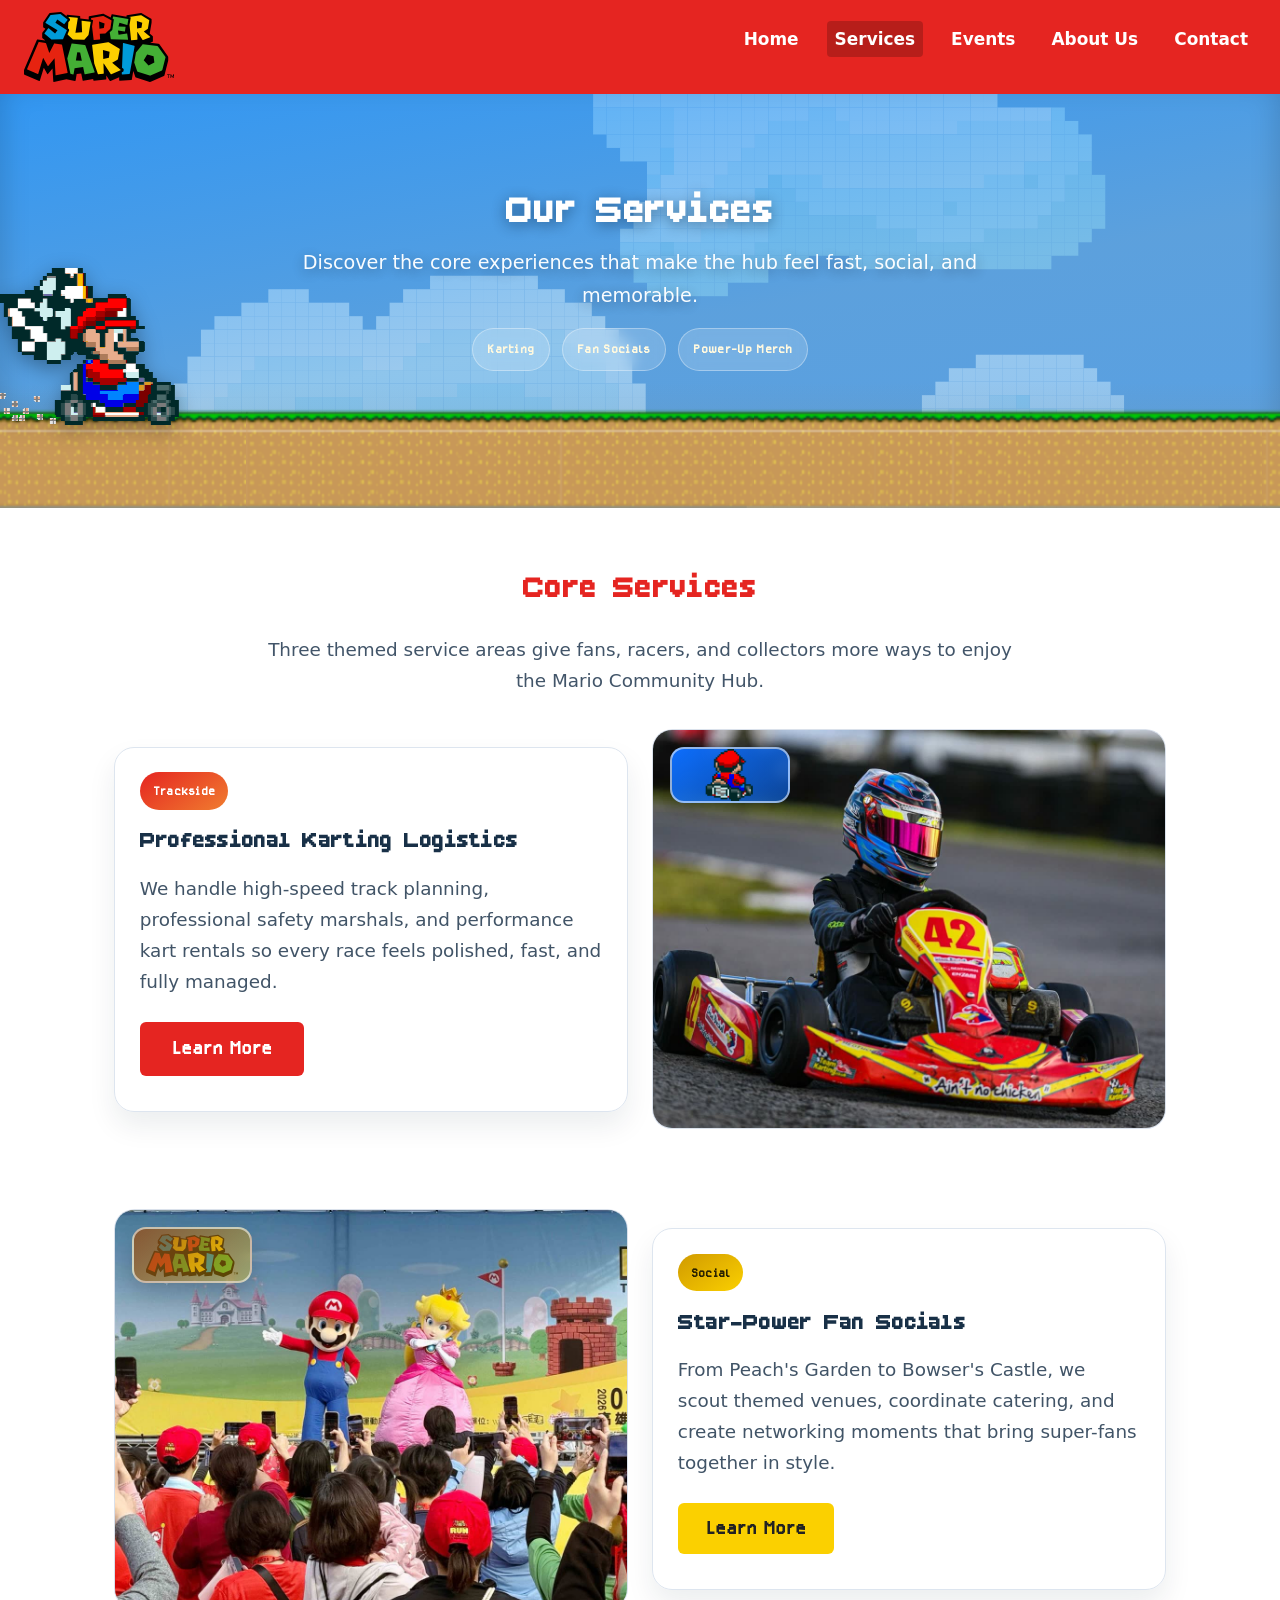
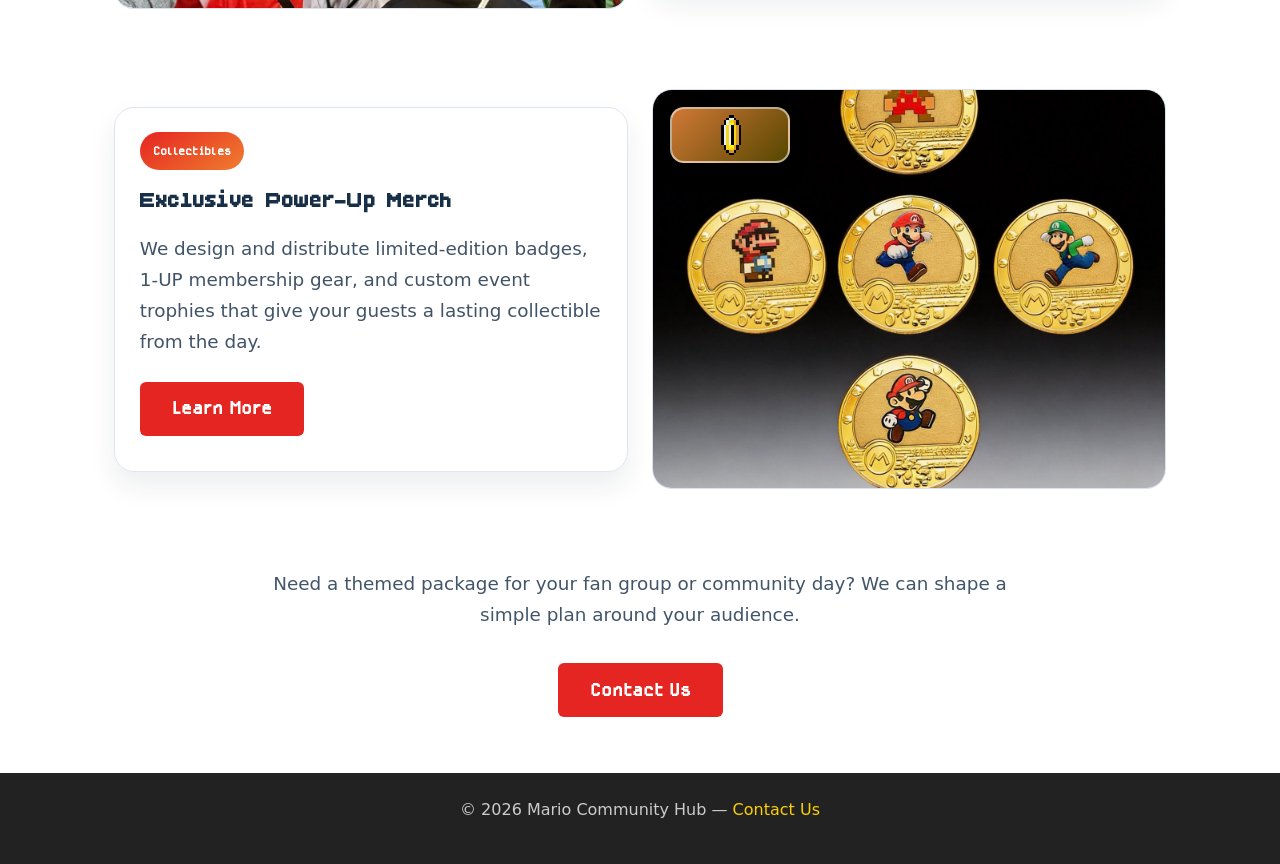
<file: services.html>
<!DOCTYPE html>
<html lang="en">
<head>
  <meta charset="UTF-8" />
  <meta name="viewport" content="width=device-width, initial-scale=1.0" />
  <title>Services | Mario Community Hub</title>
  <link rel="apple-touch-icon" sizes="57x57" href="imgs/web_icon/apple-icon-57x57.png" />
  <link rel="apple-touch-icon" sizes="60x60" href="imgs/web_icon/apple-icon-60x60.png" />
  <link rel="apple-touch-icon" sizes="72x72" href="imgs/web_icon/apple-icon-72x72.png" />
  <link rel="apple-touch-icon" sizes="76x76" href="imgs/web_icon/apple-icon-76x76.png" />
  <link rel="apple-touch-icon" sizes="114x114" href="imgs/web_icon/apple-icon-114x114.png" />
  <link rel="apple-touch-icon" sizes="120x120" href="imgs/web_icon/apple-icon-120x120.png" />
  <link rel="apple-touch-icon" sizes="144x144" href="imgs/web_icon/apple-icon-144x144.png" />
  <link rel="apple-touch-icon" sizes="152x152" href="imgs/web_icon/apple-icon-152x152.png" />
  <link rel="apple-touch-icon" sizes="180x180" href="imgs/web_icon/apple-icon-180x180.png" />
  <link rel="icon" type="image/png" sizes="192x192" href="imgs/web_icon/android-icon-192x192.png" />
  <link rel="icon" type="image/png" sizes="32x32" href="imgs/web_icon/favicon-32x32.png" />
  <link rel="icon" type="image/png" sizes="96x96" href="imgs/web_icon/favicon-96x96.png" />
  <link rel="icon" type="image/png" sizes="16x16" href="imgs/web_icon/favicon-16x16.png" />
  <link rel="shortcut icon" href="imgs/web_icon/favicon.ico" />
  <link rel="manifest" href="imgs/web_icon/manifest.json" />
  <meta name="msapplication-config" content="imgs/web_icon/browserconfig.xml" />
  <meta name="msapplication-TileColor" content="#e52521" />
  <meta name="msapplication-TileImage" content="imgs/web_icon/ms-icon-144x144.png" />
  <meta name="theme-color" content="#e52521" />
  <link href="https://cdn.jsdelivr.net/npm/bootstrap@5.3.3/dist/css/bootstrap.min.css" rel="stylesheet" />
  <link rel="stylesheet" href="css/shared.css" />
  <link rel="stylesheet" href="css/services.css" />
</head>
<body class="theme-services">
  <!-- Shared navigation is injected by main.js. -->
  <div id="main-nav-container"></div>

  <!-- Services hero combines decorative motion layers with readable page intro copy. -->
  <header class="page-header fade-in-up">
    <!-- Decorative hero effects stay outside the content flow so text remains readable. -->
    <div class="services-hero-effects" aria-hidden="true">
      <img src="imgs/mario-karting-race.gif" alt="" class="services-racer-gif" />
      <div class="services-race-trail">
        <img src="imgs/surface.png" alt="" class="services-trail-media" />
      </div>
    </div>
    <h1>Our Services</h1>
    <p>Discover the core experiences that make the hub feel fast, social, and memorable.</p>
    <div class="header-chip-row">
      <button type="button" class="header-chip" data-service-target="service-karting" aria-label="Jump to Professional Karting Logistics">Karting</button>
      <button type="button" class="header-chip" data-service-target="service-fan-socials" aria-label="Jump to Star-Power Fan Socials">Fan Socials</button>
      <button type="button" class="header-chip" data-service-target="service-merch" aria-label="Jump to Exclusive Power-Up Merch">Power-Up Merch</button>
    </div>
  </header>

  <main class="section container">
    <!-- Intro copy for the Services section. -->
    <h2 class="section-title fade-in-up">Core Services</h2>
    <p class="services-callout text-center fade-in-up">
      Three themed service areas give fans, racers, and collectors more ways to
      enjoy the Mario Community Hub.
    </p>

    <!-- Service row 1: karting logistics overview with modal trigger. -->
    <div class="row align-items-center service-row fade-in-up" id="service-karting">
      <div class="col-md-6">
        <div class="service-copy-card">
          <span class="service-chip">Trackside</span>
          <h3>Professional Karting Logistics</h3>
          <p>
            We handle high-speed track planning, professional safety marshals,
            and performance kart rentals so every race feels polished, fast,
            and fully managed.
          </p>
          <a href="#" class="btn-primary service-learn-more" data-service="karting">Learn More</a>
        </div>
      </div>
      <div class="col-md-6">
        <!-- Service visual: track photo + animated kart strip. -->
        <div class="service-img-wrapper">
          <div class="service-art-strip service-art-karting" aria-hidden="true">
            <img src="imgs/mario-karting.gif" alt="Mario karting animation preview" class="service-art-media" />
          </div>
          <img src="imgs/karting/start-outdoor-karting.jpg" alt="Go-karts lined up and ready for racers" class="img-fluid service-img" loading="lazy" />
        </div>
      </div>
    </div>

    <!-- Service row 2: themed fan social planning with reversed desktop layout. -->
    <div class="row align-items-center flex-md-row-reverse service-row fade-in-up" id="service-fan-socials">
      <div class="col-md-6">
        <div class="service-copy-card">
          <span class="service-chip service-chip-gold">Social</span>
          <h3>Star-Power Fan Socials</h3>
          <p>
            From Peach's Garden to Bowser's Castle, we scout themed venues,
            coordinate catering, and create networking moments that bring
            super-fans together in style.
          </p>
          <a href="#" class="btn-secondary service-learn-more" data-service="fan-socials">Learn More</a>
        </div>
      </div>
      <div class="col-md-6">
        <!-- Service visual: social image + branded overlay strip. -->
        <div class="service-img-wrapper">
          <div class="service-art-strip service-art-social" aria-hidden="true"></div>
          <img src="imgs/events/fan_meeting_feature.jpg" alt="Mario fans taking photos at a themed meetup" class="img-fluid service-img" loading="lazy" />
        </div>
      </div>
    </div>

    <!-- Service row 3: collectibles and merch overview. -->
    <div class="row align-items-center service-row fade-in-up" id="service-merch">
      <div class="col-md-6">
        <div class="service-copy-card">
          <span class="service-chip">Collectibles</span>
          <h3>Exclusive Power-Up Merch</h3>
          <p>
            We design and distribute limited-edition badges, 1-UP membership
            gear, and custom event trophies that give your guests a lasting
            collectible from the day.
          </p>
          <a href="#" class="btn-primary service-learn-more" data-service="merch">Learn More</a>
        </div>
      </div>
      <div class="col-md-6">
        <!-- Service visual: merch image + spinning coin accent. -->
        <div class="service-img-wrapper">
          <div class="service-art-strip service-art-merch" aria-hidden="true">
            <span class="service-coin-spin"></span>
          </div>
          <img src="imgs/merchs/merch_fan_meeting.jpeg" alt="Event merch booth with collectible community items" class="img-fluid service-img" loading="lazy" />
        </div>
      </div>
    </div>

    <!-- Page-level CTA for users who want a custom package or follow-up contact. -->
    <div class="text-center mt-3 fade-in-up">
      <p class="services-callout">
        Need a themed package for your fan group or community day? We can shape
        a simple plan around your audience.
      </p>
      <a href="contact.html" class="btn-primary">Contact Us</a>
    </div>
  </main>

  <!-- Shared footer mount point injected by main.js. -->
  <div id="main-footer-container"></div>

  <!-- Bootstrap modal host used as a mini sub-page for service details. -->
  <div class="modal fade" id="serviceModal" tabindex="-1" aria-labelledby="serviceModalTitle" aria-hidden="true">
    <div class="modal-dialog modal-lg modal-dialog-centered">
      <div class="modal-content service-modal-content">
        <div class="modal-header border-0">
          <h2 class="modal-title h4" id="serviceModalTitle">Service Details</h2>
          <button type="button" class="btn-close" data-bs-dismiss="modal" aria-label="Close"></button>
        </div>
        <div class="modal-body pt-0">
          <!-- Content is rendered dynamically from services.data.js. -->
          <div id="serviceModalCarousel" class="carousel slide service-modal-carousel mb-3" data-bs-ride="carousel" data-bs-touch="true" data-bs-interval="3600">
            <!-- Indicators and slides are changed at runtime. -->
            <div class="carousel-indicators service-modal-indicators" id="service-modal-indicators"></div>
            <div class="carousel-inner" id="service-modal-slides"></div>
            <button class="carousel-control-prev" type="button" data-bs-target="#serviceModalCarousel" data-bs-slide="prev">
              <span class="carousel-control-prev-icon" aria-hidden="true"></span>
              <span class="visually-hidden">Previous</span>
            </button>
            <button class="carousel-control-next" type="button" data-bs-target="#serviceModalCarousel" data-bs-slide="next">
              <span class="carousel-control-next-icon" aria-hidden="true"></span>
              <span class="visually-hidden">Next</span>
            </button>
          </div>
          <!-- Structured service content blocks are injected here by services.js. -->
          <div id="service-modal-details" class="service-modal-details"></div>
        </div>
      </div>
    </div>
  </div>

  <script src="https://cdn.jsdelivr.net/npm/bootstrap@5.3.3/dist/js/bootstrap.bundle.min.js"></script>
  <script src="js/main.js"></script>
  <script src="js/services.data.js"></script>
  <script src="js/services.js"></script>
</body>
</html>
</file>
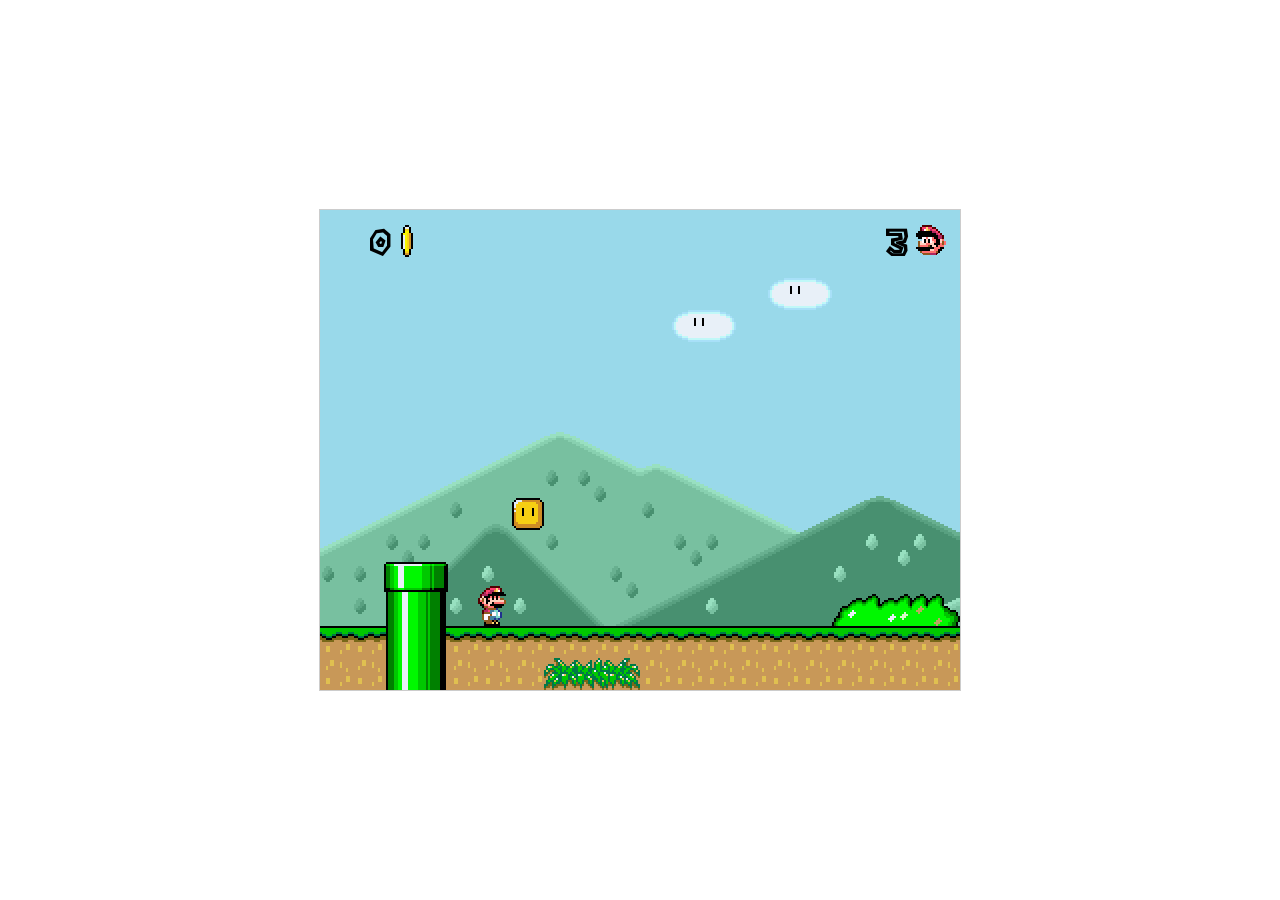
<file: game/Game.html>
<!doctype html>
<html>
<head>
<meta charset=utf-8 />
<title>Super Mario HTML5 Test</title>
<link href="Content/style.css" rel="stylesheet" />
</head>
<body>
<div id="game">
<div id="world">
</div>
<div id="coinNumber" class="gauge">0</div>
<div id="coin" class="gaugeSprite"></div>
<div id="liveNumber" class="gauge">0</div>
<div id="live" class="gaugeSprite"></div>
</div>
<script src="https://ajax.googleapis.com/ajax/libs/jquery/1.7.2/jquery.min.js"></script>
<script>window.jQuery || document.write('<script src="Scripts/jQuery.js"><\/script>')</script>
<script src="Scripts/testlevels.js"></script>
<script src="Scripts/oop.js"></script>
<script src="Scripts/keys.js"></script>
<script src="Scripts/constants.js"></script>
<script src="Scripts/main.js"></script>
 
</body>
</html>
</file>
<file: css/shared.css>
/* ============================================================
  Mario Community Hub – Shared Styles
   ============================================================ */

@font-face {
  font-family: "Bolds Pixels";
  src: url("../fonts/BoldsPixels.ttf") format("opentype");
  font-display: swap;
}

@font-face {
  font-family: "Medodica Regular";
  src: url("../fonts/MedodicaRegular.otf") format("truetype");
  font-display: swap;
}

/* Load-order contract for all pages:
   1) Bootstrap CSS
   2) shared.css
   3) page-specific CSS */

/* ----------------------------------------------------------
   1. CSS Custom Properties (Brand Tokens)
   ---------------------------------------------------------- */
:root {
  --mario-red:   #E52521;
  --luigi-green: #43B047;
  --coin-yellow: #FBD000;
  --sky-blue:    #4988cf;
  --brick-brown: #924E1B;
  /* Body text intentionally follows Bootstrap/system fonts for readability,
     while accent and heading fonts keep the Mario-themed personality. */
  --font-body: var(--bs-body-font-family, system-ui, -apple-system, "Segoe UI", Roboto, "Helvetica Neue", Arial, "Noto Sans", sans-serif);
  --font-main: var(--font-body);
  --font-accent: "Medodica Regular", "Trebuchet MS", "Segoe UI", sans-serif;
  --font-heading: "Bolds Pixels", var(--font-body);
}

/* ----------------------------------------------------------
   2. Global Reset & Base
   ---------------------------------------------------------- */
*,
*::before,
*::after {
  box-sizing: border-box;
  margin: 0;
  padding: 0;
}

html {
  scroll-behavior: smooth;
}

body {
  font-family: var(--font-main);
  color: #1f2935;
  background-color: #ffffff;
  line-height: 1.68;
  font-size: 1.15rem;
}

body.theme-home {
  background: linear-gradient(165deg, #ffffff 0%, #ffffff 46%, #ffffff 100%);
}

body.theme-services {
  background: linear-gradient(165deg, #ffffff 0%, #ffffff 48%, #ffffff 100%);
}

body.theme-events {
  background: linear-gradient(165deg, #ffffff 0%, #ffffff 46%, #ffffff 100%);
}

body.theme-about {
  background: linear-gradient(165deg, #ffffff 0%, #ffffff 45%, #ffffff 100%);
}

body.theme-contact {
  background: linear-gradient(165deg, #ffffff 0%, #ffffff 45%, #ffffff 100%);
}

img {
  max-width: 100%;
  height: auto;
  display: block;
}

a {
  color: var(--mario-red);
  text-decoration: none;
}

a:hover {
  text-decoration: underline;
}

h1,
h2,
h3,
h4,
h5,
h6,
.section-title,
.feature-title {
  font-family: var(--font-heading);
  letter-spacing: 0.01em;
}

/* ----------------------------------------------------------
   3. Navigation
   ---------------------------------------------------------- */
.site-nav {
  background-color: var(--mario-red);
  padding: 0.75rem 1.5rem;
  display: flex;
  align-items: center;
  justify-content: space-between;
  flex-wrap: wrap;
  gap: 0.5rem;
}

.site-nav .brand {
  color: #fff;
  font-size: 1.4rem;
  font-weight: 700;
  font-family: var(--font-heading);
  letter-spacing: 0.5px;
  text-decoration: none;
}

.site-nav .brand:hover {
  text-decoration: none;
  opacity: 0.8;
  /* transform: scale(1.1); */
  transform: scale(1.1) rotate(3deg) translateY(-5px);
}

.nav-links {
  list-style: none;
  display: flex;
  gap: 1.25rem;
  flex-wrap: wrap;
}

.nav-links a {
  color: #fff;
  font-size: 1.06rem;
  font-weight: 600;
  padding: 0.5rem 0.5rem;
  border-radius: 4px;
  transition: background-color 0.2s;
  text-decoration: none;
}

.nav-links a:hover,
.nav-links a.active {
  background-color: rgba(0, 0, 0, 0.2);
  text-decoration: none;
}

/* ----------------------------------------------------------
   4. Shared Layout / Cards / Buttons
   ---------------------------------------------------------- */
.page-header {
  --page-header-overlay: linear-gradient(170deg, rgba(45, 154, 250, 0.82) 0%, rgba(102, 173, 228, 0.66) 54%, rgba(94, 169, 235, 0.72) 100%);
  position: relative;
  min-height: clamp(260px, 40vh, 360px);
  display: flex;
  flex-direction: column;
  justify-content: center;
  color: #fff;
  text-align: center;
  padding: 3rem 1.5rem;
  overflow: hidden;
  isolation: isolate;
  background: var(--page-header-overlay), url("../imgs/welcome_background_home.svg") center/cover no-repeat;
  animation: shared-cloud-shift 7.6s ease-in-out infinite;
  box-shadow: inset 0 -12px 30px rgba(0, 0, 0, 0.18);
}

.page-header > * {
  position: relative;
  z-index: 1;
}

.header-chip-row {
  display: flex;
  justify-content: center;
  gap: 0.75rem;
  flex-wrap: wrap;
  margin-bottom: 1rem;
  margin-top: 1rem;
}

.header-chip {
  display: inline-flex;
  align-items: center;
  justify-content: center;
  padding: 0.45rem 0.9rem;
  border-radius: 999px;
  border: 1px solid rgba(255, 255, 255, 0.34);
  background: rgba(255, 255, 255, 0.16);
  color: #fff9df;
  font-size: 0.98rem;
  font-weight: 700;
  letter-spacing: 0.02em;
  font-family: var(--font-accent);
  backdrop-filter: blur(8px);
  -webkit-backdrop-filter: blur(8px);
  cursor: pointer;
  text-decoration: none;
  transition: transform 0.2s ease, background 0.2s ease, box-shadow 0.2s ease;
}

.header-chip:hover,
.header-chip:focus-visible {
  transform: translateY(-1px);
  background: rgba(255, 255, 255, 0.25);
  box-shadow: 0 4px 12px rgba(0, 0, 0, 0.2);
}

.header-chip:focus-visible {
  outline: 2px solid rgba(255, 255, 255, 0.72);
  outline-offset: 2px;
}

.page-header h1 {
  font-size: clamp(2rem, 4.4vw, 3.05rem);
  font-weight: 800;
  margin-bottom: 0.5rem;
  text-shadow: 0 4px 14px rgba(0, 0, 0, 0.26);
}

.page-header p {
  font-size: 1.2rem;
  opacity: 0.97;
  text-shadow: 0 2px 10px rgba(0, 0, 0, 0.24);
  max-width: 720px;
  margin: 0 auto;
}

.container {
  max-width: 1100px;
  margin: 0 auto;
  padding: 0 1.5rem;
}

.section {
  padding: 3.5rem 1.5rem;
}

.section-title {
  font-size: clamp(1.95rem, 3.7vw, 2.45rem);
  font-weight: 700;
  color: var(--mario-red);
  margin-bottom: 1.5rem;
  text-align: center;
}

.card-grid {
  display: grid;
  grid-template-columns: repeat(auto-fit, minmax(260px, 1fr));
  gap: 1.5rem;
}

.card {
  background: #f9f9f9;
  border: 2px solid #e8e8e8;
  border-radius: 10px;
  padding: 1.5rem;
  transition: box-shadow 0.2s, transform 0.2s;
}

.card:hover {
  box-shadow: 0 6px 20px rgba(0, 0, 0, 0.1);
  transform: translateY(-3px);
}

.card-icon {
  font-size: 2.5rem;
  margin-bottom: 0.75rem;
}

.card h3 {
  font-size: 1.28rem;
  font-weight: 700;
  margin-bottom: 0.5rem;
  color: var(--brick-brown);
}

.card p {
  font-size: 1.05rem;
  color: #3f5268;
}

.btn-primary {
  display: inline-block;
  background-color: var(--mario-red);
  color: #fff;
  font-family: var(--font-accent);
  font-size: 1.5rem;
  font-weight: 700;
  padding: 0.8rem 2rem;
  border-radius: 6px;
  border: none;
  cursor: pointer;
  transition: background-color 0.2s, transform 0.1s;
  line-height: 1.2;
  text-decoration: none;
}

/* Home and services pages intentionally use larger hero CTA buttons. */
/* .theme-home .btn-primary,
.theme-home .btn-secondary,
.theme-services .btn-primary,
.theme-services .btn-secondary {
  font-size: 1.5rem;
  padding: 0.8rem 2rem;
  line-height: 1.2;
} */

.btn-primary:hover,
.btn-secondary:hover {
  transform: translateY(-3px);
  text-decoration: none;
}

.btn-primary:hover {
  background-color: #c91f1b;
}

.btn-secondary {
  display: inline-block;
  background-color: var(--coin-yellow);
  color: #222;
  font-family: var(--font-accent);
  font-size: 1.5rem;
  font-weight: 700;
  padding: 0.7rem 1.75rem;
  border-radius: 6px;
  border: none;
  cursor: pointer;
  transition: background-color 0.2s, transform 0.1s;
  line-height: 1.2;
  text-decoration: none;
}

.btn-secondary:hover {
  background-color: #e0b800;
}

/* ----------------------------------------------------------
   5. Forms
   ---------------------------------------------------------- */
.form-group {
  margin-bottom: 1.25rem;
}

.form-group label {
  display: block;
  font-weight: 600;
  margin-bottom: 0.4rem;
  font-size: 1.06rem;
}

.form-group input,
.form-group select,
.form-group textarea {
  width: 100%;
  padding: 0.7rem 0.9rem;
  border: 2px solid #ccc;
  border-radius: 6px;
  font-family: var(--font-main);
  font-size: 1.04rem;
  transition: border-color 0.2s;
}

.form-group input:focus,
.form-group select:focus,
.form-group textarea:focus {
  outline: none;
  border-color: var(--sky-blue);
}

.form-group textarea {
  resize: vertical;
  min-height: 130px;
}

/* ----------------------------------------------------------
   6. Footer
   ---------------------------------------------------------- */
.site-footer {
  background-color: #222;
  color: #ccc;
  text-align: center;
  padding: 1.5rem 1rem;
  font-size: 1rem;
}

.site-footer a {
  color: var(--coin-yellow);
}

/* ----------------------------------------------------------
   7. Utility
   ---------------------------------------------------------- */
.text-center { text-align: center; }
.mt-1 { margin-top: 0.5rem; }
.mt-2 { margin-top: 1rem; }
.mt-3 { margin-top: 1.5rem; }
.mb-2 { margin-bottom: 1rem; }

/* ----------------------------------------------------------
   8. Custom Bootstrap Overrides
   ---------------------------------------------------------- */
.bg-mario { background-color: var(--mario-red) !important; }
.text-mario { color: var(--mario-red); }
.btn-mario {
  background-color: var(--mario-red);
  color: white;
  border-radius: 50px;
  padding: 10px 25px;
  transition: all 0.3s ease;
}

.btn-mario:hover {
  transform: translateY(-3px);
  box-shadow: 0 5px 15px rgba(229, 37, 33, 0.4);
  background-color: #c41e1a;
}

/* ----------------------------------------------------------
   9. Animations
   ---------------------------------------------------------- */
@keyframes shared-cloud-shift {
  0%,
  100% {
    background-position: center, 50% 50%;
  }

  50% {
    background-position: center, 50% 44%;
  }
}

.fade-in-up {
  opacity: 0;
  transform: translateY(20px);
  transition: all 0.6s ease-out;
}

/* Sections become visible when main.js marks them as in-view. */
.fade-in-up.visible {
  opacity: 1;
  transform: translateY(0);
}

/* ----------------------------------------------------------
   10. Shared Responsive Tweaks
   ---------------------------------------------------------- */
@media (max-width: 600px) {
  .site-nav {
    flex-direction: column;
    align-items: flex-start;
  }

  .page-header {
    padding: 2.5rem 1rem;
  }
}

@media (prefers-reduced-motion: reduce) {
  .page-header {
    animation: none;
  }
}
</file>
<file: css/index.css>
/* ============================================================
  Mario Community Hub - Home Page Styles
  ============================================================ */

/* ----------------------------------------------------------
  1. Hero Section
  ---------------------------------------------------------- */
/* HTML layer map:
   1) .page-header (home hero shell)
   2) .page-header > h1 + .page-header > p (hero foreground copy)
   3) shared base visuals inherited from shared.css */
.page-header {
  color: #fff;
  text-align: center;
  padding: 5rem 1.5rem;
  position: relative;
  z-index: 0;
  overflow: hidden;
}

/* Foreground copy sits above cloud and overlay layers. */
.page-header > h1 {
  position: relative;
  font-family: var(--font-heading);
  font-size: clamp(2rem, 5vw, 3.5rem);
  font-weight: 800;
  margin-bottom: 1rem;
  text-shadow: 0 4px 18px rgba(4, 17, 35, 0.6);
  z-index: 2;
}

.page-header > p {
  position: relative; 
  font-size: clamp(1.08rem, 2.75vw, 1.42rem);
  max-width: 640px;
  margin: 0 auto 2rem;
  opacity: 1;
  text-shadow: 0 4px 14px rgba(4, 17, 35, 0.55);
  z-index: 2;
}

/* ----------------------------------------------------------
  2. Mission Section
  ---------------------------------------------------------- */
/* HTML layer map:
   1) .mission-stone (textured card shell)
   2) .mission-title (section heading)
   3) .mission-content (layout wrapper)
   4) .mission-gif + .mission-intro (media + copy content) */
.mission-stone {
  background: url('../imgs/stone_texture.jpg') center/cover no-repeat;
  border: 4px solid #5a3d21;
  border-radius: 18px;
  padding: 1.5rem;
  margin-bottom: 2.5rem;
  box-shadow: 0 12px 24px rgba(0, 0, 0, 0.18);
  opacity: 0.8;
}

.mission-title {
  font-family: var(--font-heading);
  font-size: clamp(2rem, 5vw, 3.5rem);
  color: #f72c2c;
  /* margin-bottom: 1rem; */
}

.mission-intro {
  margin: 0;
  text-align: left;
  max-width: none;
  color: #f7f0e6;
  background: rgba(53, 32, 16, 0.58);
  border: 2px solid rgba(255, 255, 255, 0.2);
  border-radius: 14px;
  padding: 1rem 1.1rem;
  line-height: 1.65;
}

/* Layout pairs mascot GIF with mission copy on larger screens. */
.mission-content {
  display: flex;
  align-items: flex-end;
  gap: 1.25rem;
}

.mission-gif {
  width: min(220px, 40vw);
  height: auto;
  flex-shrink: 0;
}

/* ----------------------------------------------------------
   3. Live Marquee
   ---------------------------------------------------------- */
/* HTML layer map:
   1) .live-marquee (viewport / clipping container)
   2) .marquee-track (moving strip)
   3) .marquee-item (message unit)
   4) .marquee-separator (visual divider) */
.live-marquee {
  width: 100%;
  overflow: hidden;
  background: linear-gradient(90deg, #173b22 0%, #2c6e3d 45%, #173b22 100%);
  border-top: 4px solid #0f2a17;
  border-bottom: 4px solid #0f2a17;
  box-shadow: inset 0 2px 0 rgba(255, 255, 255, 0.2), inset 0 -2px 0 rgba(0, 0, 0, 0.2);
  margin: 0 0 2.5rem;
}

/* Track repeats content to create a continuous ticker illusion. */
.marquee-track {
  font-family: var(--font-accent);
  width: max-content;
  display: flex;
  align-items: center;
  gap: 0.9rem;
  white-space: nowrap;
  color: #fff8d7;
  font-weight: 700;
  letter-spacing: 0.02em;
  padding: 0.85rem 0;
  animation: kingdom-marquee 24s linear infinite;
}

.marquee-item {
  text-shadow: 1px 1px 0 rgba(0, 0, 0, 0.3);
}

.marquee-separator {
  color: #ffd447;
}

@keyframes kingdom-marquee {
  from {
    transform: translateX(0);
  }

  to {
    transform: translateX(-50%);
  }
}

/* ----------------------------------------------------------
   4. Arcade Section
   ---------------------------------------------------------- */
/* HTML layer map:
   1) .arcade-section (section wrapper)
   2) .arcade-intro + .arcade-controls + .arcade-btn (interaction controls)
   3) .arcade-focus-note + .arcade-feedback (status/help text)
   4) #arcade > iframe (game frame) */
.arcade-section {
  padding-bottom: 4rem;
}

/* Compact control cluster for launch/instruction actions. */
.arcade-intro {
  margin: 0 auto 1.25rem;
  text-align: center;
}
.arcade-controls {
  display: flex;
  justify-content: center;
  gap: 0.75rem;
  margin: 0 auto 0.7rem;
  flex-wrap: wrap;
}

.arcade-btn {
  border: 3px solid #2e1a0f;
  background: #f7d18f;
  color: #2e1a0f;
  font-family: var(--font-accent);
  font-weight: 700;
  padding: 0.45rem 1rem;
  border-radius: 8px;
  cursor: pointer;
  transition: transform 0.15s ease, box-shadow 0.15s ease;
}

.arcade-btn:hover,
.arcade-btn:focus-visible {
  transform: translateY(-2px);
  box-shadow: 0 6px 0 #2e1a0f;
  outline: none;
}

.arcade-btn:disabled {
  opacity: 0.55;
  cursor: not-allowed;
  transform: none;
  box-shadow: none;
}

.instruction-icon {
  width: 18px;
  height: 18px;
}

.arcade-focus-note {
  text-align: center;
  margin: 0.35rem auto 0.65rem;
  max-width: 700px;
  font-weight: 700;
  color: #42352a;
}

.arcade-feedback {
  margin: 0 auto 1rem;
  max-width: 700px;
  padding: 0.7rem 0.85rem;
  border-radius: 10px;
  border: 2px solid transparent;
  font-size: 1.05rem;
  font-weight: 700;
  text-align: center;
  color: #17395a;
}

/* Feedback colors map directly to state: info, success, warning. */
.arcade-feedback.is-info {
  background: #e8f3ff;
  border-color: #8ebcea;
}

.arcade-feedback.is-success {
  background: #e8f8ea;
  border-color: #78c98a;
  color: #1e5b2d;
}

.arcade-feedback.is-warning {
  background: #fff4da;
  border-color: #f0c261;
  color: #684306;
}

#arcade {
  width: min(100%, 700px);
  margin: 0 auto;
  padding: 0.9rem;
  border: 10px solid #924e1b;
  border-radius: 10px;
  background: linear-gradient(180deg, #f7d18f 0%, #d08b3f 100%);
  box-shadow: 0 16px 28px rgba(0, 0, 0, 0.28);
}

#arcade iframe {
  display: block;
  width: 100%;
  max-width: 640px;
  height: 480px;
  margin: 0 auto;
  border: 4px solid #2e1a0f;
  image-rendering: pixelated;
  background: #000;
}

.home-cta {
  background: linear-gradient(145deg, #2f8f3a, #256f2f);
  color: #fff;
  padding: 3rem 1.5rem;
}

/* HTML layer map:
   1) .home-cta (CTA section shell)
   2) .home-cta-inner (grid layout container)
   3) .home-cta-luigi (accent visual)
   4) .home-cta-copy + heading/text/buttons (action content) */
.home-cta-inner {
  max-width: 980px;
  margin: 0 auto;
  display: grid;
  grid-template-columns: auto 1fr;
  gap: 1.5rem;
  align-items: center;
}

/* The CTA grid keeps the Luigi accent visual separate from the action copy so
   the section can collapse cleanly on mobile. */
.home-cta-luigi {
  width: clamp(120px, 18vw, 190px);
  height: auto;
  justify-self: start;
}

.home-cta-copy {
  text-align: left;
}

.home-cta h2 {
  font-size: 1.9rem;
  margin-bottom: 0.75rem;
}

.home-cta p {
  max-width: 620px;
  margin: 0 0 1.5rem;
  opacity: 0.95;
}

/* ----------------------------------------------------------
   5. Responsive Tweaks
   ---------------------------------------------------------- */
@media (max-width: 600px) {
  .page-header {
    padding: 3.5rem 1rem;
  }

  .mission-stone {
    padding: 1rem;
  }

  .mission-content {
    flex-direction: column;
    align-items: center;
  }

  #arcade {
    padding: 0.6rem;
    border-width: 8px;
  }

  #arcade iframe {
    height: 56vw;
    min-height: 240px;
    max-height: 420px;
  }

  .home-cta-inner {
    grid-template-columns: 1fr;
    gap: 0.9rem;
    justify-items: center;
  }

  .home-cta-copy {
    text-align: center;
  }

  .home-cta p {
    margin: 0 auto 1.5rem;
  }
}

@media (prefers-reduced-motion: reduce) {
  .marquee-track {
    animation: none;
  }
}

/* ----------------------------------------------------------
   6. Feature Section
   ---------------------------------------------------------- */
/* HTML layer map:
   1) .feature-row (row wrapper)
   2) .feature-title + .feature-text (copy block)
   3) .feature-img-container (media wrapper)
   4) .feature-placeholder > .feature-img (fixed-height visual card) */
.feature-row {
  margin-bottom: 6rem;
}

.feature-title {
  color: var(--mario-red);
  font-family: var(--font-heading);
  font-weight: 800;
  font-size: 2.2rem;
  margin-bottom: 1rem;
}

.feature-text {
  font-size: 1.14rem;
  color: #344b63;
  margin-bottom: 1.5rem;
}

.feature-img-container {
  padding: 1rem;
}

/* Fixed-height media cards keep the three feature rows visually balanced even
   when source images have different dimensions. */
.feature-placeholder>.feature-img{
  background: #f0f0f0;
  border: 4px solid var(--brick-brown);
  border-radius: 12px;
  height: 430px;
  object-fit: cover;
  width: 100%;
  max-width: 800px;
  margin: 0 auto;
  box-shadow: 15px 15px 0px var(--coin-yellow); /* card shadow */
}

/* Mobile tweak: keep feature rows centered and vertically stacked. */
@media (max-width: 768px) {
  .feature-row {
    text-align: center;
    margin-bottom: 4rem;
  }
  .feature-row .col-md-6 {
    margin-bottom: 2rem;
  }
}
</file>
<file: css/about.css>
/* ============================================================
  Mario Community Hub - About Page Styles
  ============================================================ */

/* ----------------------------------------------------------
  1. About Hero
  ---------------------------------------------------------- */
/* HTML layer map:
  1) .page-header (hero shell with background image)
  2) .hero-overlay (readability gradient overlay)
  3) .about-hero-layout (content alignment wrapper)
  4) .hero-side-mascot + .hero-glass (visual + copy content) */
.page-header {
  position: relative;
  min-height: clamp(340px, 58vh, 560px);
  display: flex;
  align-items: center;
  isolation: isolate;
  animation: none;
  background-image: url("../imgs/karting/start-outdoor-karting.jpg");
  background-size: cover;
  background-position: center;
}

.hero-overlay {
  position: absolute;
  inset: 0;
  background: linear-gradient(135deg, rgba(35, 78, 142, 0.66), rgba(219, 122, 72, 0.48));
  z-index: -1;
}

.about-hero-layout {
  display: flex;
  align-items: flex-end;
  gap: clamp(0.9rem, 2.2vw, 1.6rem);
  max-width: 980px;
}

.hero-side-mascot {
  width: clamp(120px, 18vw, 240px);
  height: auto;
  flex: 0 0 auto;
  object-fit: contain;
  /* filter: drop-shadow(offset-x offset-y blur-radius color); */
  filter: drop-shadow(-20px 20px 2px rgba(0, 0, 0, 0.34));
}

.hero-glass {
  max-width: 720px;
  padding: clamp(1.4rem, 2.6vw, 2rem);
  border-radius: 18px;
  border: 1px solid rgba(255, 255, 255, 0.38);
  background: rgba(255, 255, 255, 0.14);
  backdrop-filter: blur(12px);
  -webkit-backdrop-filter: blur(12px);
  box-shadow: 0 18px 45px rgba(0, 0, 0, 0.28);
  color: #fff;
}

.hero-glass h1 {
  font-size: clamp(2rem, 5.5vw, 3.4rem);
  line-height: 1.15;
  margin-bottom: 0.75rem;
}

.hero-glass p {
  margin: 0;
  font-size: clamp(1rem, 2.3vw, 1.2rem);
  color: rgba(255, 255, 255, 0.92);
}

/* ----------------------------------------------------------
   2. Story + Timeline Content
   ---------------------------------------------------------- */
/* HTML layer map:
   1) .story-section (section spacing wrapper)
   2) .timeline-table-wrap > .timeline-table (history table)
   3) .story-z-grid (two-column story layout)
   4) .story-panel + .story-image-wrap/.story-carousel (text + media) */
.story-section {
  padding-top: 4rem;
}

.timeline-table-wrap {
  background: #ffffff;
  border: 1px solid #d9e1ec;
  border-radius: 14px;
  overflow: hidden;
  box-shadow: 0 10px 24px rgba(22, 35, 50, 0.08);
}

.timeline-table {
  margin-bottom: 0;
}

.timeline-table thead th {
  background: #183047;
  color: #ffffff;
  font-weight: 700;
  border-bottom: 0;
  padding: 1rem 1.1rem;
}

.timeline-table tbody td {
  padding: 1rem 1.1rem;
  color: #394b5f;
  vertical-align: top;
  border-color: #e3eaf2;
}

.timeline-table tbody td:first-child {
  width: 180px;
  font-weight: 700;
  color: #183047;
  white-space: nowrap;
}

.timeline-table tbody tr:nth-child(even) td {
  background: #ffffff;
}

.story-z-grid {
  display: grid;
  grid-template-columns: repeat(2, minmax(0, 1fr));
  gap: 1.5rem;
  align-items: stretch;
}

.story-panel,
.story-image-wrap {
  border-radius: 14px;
  overflow: hidden;
}

.story-panel {
  background: linear-gradient(180deg, #ffffff 0%, #ffffff 100%);
  border: 1px solid #e4e8ee;
  padding: clamp(1.1rem, 2.2vw, 1.6rem);
}

.story-panel h3 {
  font-size: 1.35rem;
  margin-bottom: 0.9rem;
  color: #1f2d3d;
}

.story-panel p {
  margin-bottom: 0.95rem;
  color: #394b5f;
}

.story-panel p:last-child {
  margin-bottom: 0;
}

.story-image-wrap {
  min-height: 280px;
  box-shadow: 0 12px 30px rgba(0, 0, 0, 0.16);
}

.story-image {
  width: 100%;
  height: 100%;
  object-fit: cover;
  transition: transform 0.45s ease;
}

.story-image-wrap:hover .story-image {
  transform: scale(1.04);
}

.story-carousel {
  height: 100%;
}

.story-carousel .carousel-inner,
.story-carousel .carousel-item {
  height: 100%;
}

.story-carousel .carousel-control-prev,
.story-carousel .carousel-control-next {
  width: 3rem;
}

.story-carousel .carousel-control-prev-icon,
.story-carousel .carousel-control-next-icon {
  background-color: rgba(13, 110, 253, 0.75);
  border-radius: 999px;
  background-size: 58% 58%;
}

.timeline-section {
  background: linear-gradient(180deg, #ffffff 0%, #ffffff 100%);
}

/* ----------------------------------------------------------
  3. Community + Leadership
  ---------------------------------------------------------- */
/* HTML layer map:
  1) .about-community-band (community highlight container)
  2) .community-badge (avatar-style image token)
  3) .about-leadership-grid (leadership layout wrapper)
  4) .leadership-photo + .leadership-role (identity + metadata) */
.community-badge {
  width: 80px;
  height: 80px;
  margin-bottom: 0.9rem;
  border-radius: 999px;
  border: 2px solid rgba(255, 255, 255, 0.88);
  box-shadow: 0 10px 22px rgba(16, 37, 62, 0.26);
  overflow: hidden;
}

.community-badge img {
  width: 100%;
  height: 100%;
  object-fit: cover;
  display: block;
}

.about-community-band {
  background: radial-gradient(circle at 8% 18%, #ffffff 0%, #ffffff 30%, #ffffff 100%);
  padding: 3.8rem 1.5rem;
}

.about-community-band .card-grid,
.about-leadership-grid {
  grid-template-columns: repeat(2, minmax(0, 1fr));
}

.about-leadership-grid {
  max-width: 980px;
  margin: 0 auto;
}

.leadership-photo {
  width: 90px;
  height: 90px;
  margin: 0 auto 0.8rem;
  border-radius: 999px;
  overflow: hidden;
  border: 1px solid rgba(255, 255, 255, 0.88);
  box-shadow: 0 10px 22px rgba(29, 57, 85, 0.28);
}

.leadership-photo img {
  width: 100%;
  height: 100%;
  object-fit: cover;
  display: block;
}

.leadership-role {
  font-weight: 600;
  margin-bottom: 0.4rem;
  color: #2d4b68;
}

/* ----------------------------------------------------------
   4. Responsive Tweaks
   ---------------------------------------------------------- */
@media (max-width: 900px) {
  .story-z-grid {
    grid-template-columns: 1fr;
  }
}

@media (max-width: 600px) {
  .about-community-band .card-grid,
  .about-leadership-grid {
    grid-template-columns: 1fr;
  }

  .about-hero-layout {
    align-items: center;
  }

  .hero-side-mascot {
    width: clamp(96px, 25vw, 140px);
  }

  .hero-glass {
    margin: 0.7rem 0;
  }

  .timeline-table thead th,
  .timeline-table tbody td {
    padding: 0.85rem 0.85rem;
  }
}
</file>
<file: css/contact.css>
/* ============================================================
  Mario Community Hub - Contact Page Styles
  ============================================================ */

/* HTML layer map:
  1) .contact-title (section heading)
  2) .contact-intro (introductory copy)
  3) .contact-required + .contact-status (form state markers)
  4) .contact-note (helper text below form content) */
.page-header::before {
  content: "";
  position: absolute;
  inset: 0;
  background: linear-gradient(135deg, rgba(35, 42, 142, 0.66), rgba(219, 122, 72, 0.48),rgba(219, 72, 72, 0.48));
  z-index: -1;
  
}

.contact-title {
  text-align: left;
}

.contact-intro {
  margin-bottom: 1.5rem;
  color: #555;
}

.contact-required {
  color: var(--mario-red);
}

.contact-status {
  font-weight: 600;
}

.contact-note {
  margin-top: 0.75rem;
  color: #65778c;
  font-size: 1rem;
  font-family: var(--font-accent);
}

/* ----------------------------------------------------------
   2. Community Info Panel
   ---------------------------------------------------------- */
.contact-info-panel {
  padding: 0.65rem 0;
}

.contact-info-lead {
  margin: 0 0 1.35rem;
  color: #6a7582;
  line-height: 1.55;
}

.contact-info-list {
  list-style: none;
  margin: 0;
  padding: 0;
  display: grid;
  gap: 1rem;
}

.contact-info-item {
  display: grid;
  grid-template-columns: 2rem 1fr;
  gap: 0.8rem;
  align-items: center;
}

.contact-info-icon {
  width: 2rem;
  height: 2rem;
  display: grid;
  place-items: center;
  color: #6b7280;
}

.contact-info-icon svg {
  width: 1.3rem;
  height: 1.3rem;
  fill: currentColor;
}

.contact-info-text {
  color: #7a8694;
  font-size: 0.98rem;
  line-height: 1.45;
}
</file>
<file: css/events.css>
/* ============================================================
  Mario Community Hub - Events Page Styles
  ============================================================ */

/* ----------------------------------------------------------
   2. Event Showcase Banner
   ---------------------------------------------------------- */
/* HTML layer map:
   1) .event-showcase (top showcase section wrapper)
   2) .event-banner (two-column intro layout)
   3) .event-banner-copy + .event-kicker (copy block)
  4) .event-banner-art + .event-banner-scene (decorative media layer) */
.event-showcase {
  margin-bottom: 2.2rem;
}

.event-banner {
  display: grid;
  grid-template-columns: 1.2fr 0.8fr;
  gap: 1.4rem;
  align-items: stretch;
  margin-bottom: 1.5rem;
}

.event-banner-copy,
.event-banner-art,
.event-highlight-card {
  border: 1px solid #d9e2ee; 
  border-radius: 18px;
  background: linear-gradient(180deg, #ffffff 0%, #ffffff 100%);
  box-shadow: 0 14px 28px rgba(20, 34, 47, 0.08);
}

.event-banner-copy {
  padding: 1.7rem;
}

.event-banner-copy h2 {
  margin-bottom: 0.8rem;
  color: #183047;
}

.event-banner-copy p {
  margin-bottom: 1.2rem;
  color: #4a5d73;
}

.event-kicker {
  display: inline-block;
  margin-bottom: 0.8rem;
  padding: 0.35rem 0.75rem;
  border-radius: 999px;
  background: linear-gradient(145deg, var(--mario-red), #f07d2f);
  color: #fff;
  font-size: 0.98rem;
  font-weight: 700;
  font-family: var(--font-accent);
}

.event-banner-art {
  position: relative;
  overflow: hidden;
  min-height: 240px;
  background: linear-gradient(145deg, rgba(12, 34, 68, 0.84), rgba(73, 136, 207, 0.52));
}

.event-banner-scene {
  position: absolute;
  inset: 0;
  background:
    radial-gradient(circle at center, rgba(6, 32, 66, 0.22), rgba(6, 32, 66, 0.42)),
    url("../imgs/super mario nintendo GIF.gif") center/cover no-repeat;
  opacity: 0.8;
}

  /* ----------------------------------------------------------
    3. Highlight Cards + Expandable Details
    ---------------------------------------------------------- */
  /* HTML layer map:
    1) .event-highlight-grid (card grid wrapper)
    2) .event-highlight-card (individual event card)
    3) .event-highlight-media (compact-to-expanded visual area)
    4) details.event-highlight-details (expandable info panel) */
/* The media strip starts compact to protect the card rhythm, then expands on
   hover/focus so the GIFs can feel more animated without dominating the page. */
.event-highlight-grid {
  gap: 1.25rem;
}

.event-highlight-card {
  position: relative;
  padding: 1.25rem;
  transition: transform 0.2s ease, box-shadow 0.2s ease;
}

.event-highlight-card:hover {
  transform: translateY(-4px);
  box-shadow: 0 18px 32px rgba(20, 34, 47, 0.12);
}

.event-highlight-card h3 {
  margin-bottom: 0.5rem;
  color: #183047;
}

.event-highlight-card p {
  margin: 0;
  color: #52657b;
}

.event-highlight-details {
  margin-top: 0.95rem;
  padding: 0.65rem 0.75rem 0.55rem;
  border: 1px solid #d8e3f2;
  border-radius: 12px;
  background: #f5f9ff;
  overflow: hidden;
  transition: border-color 0.25s ease, background-color 0.25s ease, box-shadow 0.3s ease;
}

.event-highlight-details[open] {
  border-color: #a8c7f2;
  background: #ffffff;
  box-shadow: 0 10px 20px rgba(25, 72, 134, 0.14);
}

.event-highlight-details summary {
  list-style: none;
  cursor: pointer;
  font-weight: 700;
  color: #1b4b84;
  display: flex;
  align-items: center;
  justify-content: space-between;
}

.event-highlight-details summary::-webkit-details-marker {
  display: none;
}

.event-highlight-details summary::after {
  content: "+";
  width: 1.2rem;
  height: 1.2rem;
  display: inline-flex;
  align-items: center;
  justify-content: center;
  flex: 0 0 1.2rem;
  line-height: 1;
  padding: 0;
  border-radius: 999px;
  background: rgba(13, 110, 253, 0.13);
  color: #1d5fb9;
  font-weight: 800;
  transition: background-color 0.25s ease;
}

.event-highlight-details[open] summary::after {
  content: "-";
  background: rgba(13, 110, 253, 0.2);
}

.event-highlight-details-body {
  display: grid;
  grid-template-rows: 0fr;
  transition: grid-template-rows 0.35s ease;
}

.event-highlight-details[open] .event-highlight-details-body {
  grid-template-rows: 1fr;
}

.event-highlight-details-inner {
  overflow: hidden;
}

.event-highlight-details ul {
  margin: 0.65rem 0 0 1rem;
  color: #415974;
  opacity: 0;
  transform: translateY(-6px);
  transition: opacity 0.28s ease, transform 0.28s ease;
}

.event-highlight-details[open] ul {
  opacity: 1;
  transform: translateY(0);
}

.event-highlight-details li {
  margin-bottom: 0.35rem;
  font-size: 0.95rem;
}

.event-highlight-media {
  height: 76px;
  margin-bottom: 1rem;
  border-radius: 14px;
  border: 1px solid rgba(255, 255, 255, 0.48);
  box-shadow: inset 0 1px 0 rgba(255, 255, 255, 0.25);
  transition: height 0.32s ease, box-shadow 0.32s ease;
}

.event-highlight-card:hover .event-highlight-media,
.event-highlight-card:focus-within .event-highlight-media {
  height: 176px;
  box-shadow:
    inset 0 1px 0 rgba(255, 255, 255, 0.28),
    0 10px 22px rgba(18, 52, 97, 0.24);
}

.event-highlight-logo {
  background:
    linear-gradient(135deg, rgba(16, 44, 87, 0.58), rgba(73, 136, 207, 0.28)),
    url("../imgs/mario_and_peach.gif") center/cover no-repeat;
}

.event-highlight-objects {
  background:
    linear-gradient(135deg, rgba(146, 78, 27, 0.52), rgba(251, 208, 0, 0.24)),
    url("../imgs/mario-characters-racing.gif") center/cover no-repeat;
}

.event-highlight-sprites {
  background:
    linear-gradient(135deg, rgba(45, 77, 34, 0.5), rgba(67, 176, 71, 0.24)),
    url("../imgs/giphy.gif") center/cover no-repeat;
}

/* ----------------------------------------------------------
  4. Schedule Table + Filters
  ---------------------------------------------------------- */
/* HTML layer map:
  1) .events-table-wrap > .events-table (schedule data container)
  2) .schedule-controls + .schedule-filter (interactive filter chips)
  3) .schedule-live-tip (helper status line)
  4) row utility classes: .row-active / .row-hidden */
.events-table-wrap {
  background: #fff;
  border: 1px solid #dde4ee;
  border-radius: 14px;
  overflow: hidden;
  box-shadow: 0 10px 24px rgba(20, 34, 47, 0.08);
}

.events-table thead th {
  background-color: var(--mario-red);
  color: #fff;
  border-bottom: 0;
  padding: 1rem;
  white-space: nowrap;
}

.events-table tbody td {
  padding: 1rem;
  color: #45576c;
  border-color: #e3eaf2;
}

.events-table tbody tr {
  transition: background-color 0.2s ease;
}

.events-table tbody tr:nth-child(even) td {
  background-color: #ffffff;
}

.events-table tbody tr:hover td {
  background-color: #eef6ff;
}

.events-table tbody tr.row-active td {
  background-color: #dcecff;
}

.events-table tbody tr.row-hidden {
  display: none;
}

.schedule-controls {
  display: flex;
  flex-wrap: wrap;
  gap: 0.65rem;
  margin-bottom: 0.75rem;
}

.schedule-filter {
  border: 1px solid #c9d8ed;
  border-radius: 999px;
  padding: 0.38rem 0.85rem;
  background: #ffffff;
  color: #264f7f;
  font-family: var(--font-accent);
  font-weight: 700;
  font-size: 0.98rem;
  transition: transform 0.16s ease, box-shadow 0.16s ease, border-color 0.16s ease;
}

/* Accent font is limited to interactive chips/badges so the schedule table
   keeps a readable body font for dense event information. */
.schedule-filter:hover,
.schedule-filter:focus-visible {
  border-color: #2f74cf;
  box-shadow: 0 8px 18px rgba(18, 58, 114, 0.16);
  transform: translateY(-2px);
  outline: none;
}

.schedule-filter.is-active {
  background: linear-gradient(145deg, #0d6efd, #5296ff);
  color: #fff;
  border-color: transparent;
}

.schedule-live-tip {
  margin-bottom: 0.95rem;
  color: #4d5f74;
  font-weight: 600;
}

/* ----------------------------------------------------------
   5. Status Badges + Notes
   ---------------------------------------------------------- */
.badge {
  display: inline-block;
  padding: 0.28rem 0.65rem;
  border-radius: 20px;
  font-family: var(--font-accent);
  font-size: 0.92rem;
  font-weight: 700;
  letter-spacing: 0.01em;
  text-transform: uppercase;
}

.badge-green  { background-color: var(--luigi-green); color: #fff; }
.badge-yellow { background-color: var(--coin-yellow); color: #333; }
.badge-red    { background-color: var(--mario-red); color: #fff; }
.badge-blue   { background-color: var(--sky-blue); color: #fff; }

.events-callout {
  color: #555;
  margin-bottom: 1rem;
}

/* ----------------------------------------------------------
   6. Responsive Tweaks
   ---------------------------------------------------------- */
@media (max-width: 900px) {
  .event-banner {
    grid-template-columns: 1fr;
  }
}

@media (max-width: 600px) {
  .event-banner-copy {
    padding: 1.25rem;
  }

  .event-highlight-card {
    padding: 1rem;
  }

  .event-highlight-card:hover .event-highlight-media,
  .event-highlight-card:focus-within .event-highlight-media {
    height: 136px;
  }

  .events-table thead th,
  .events-table tbody td {
    padding: 0.85rem 0.85rem;
  }
}
</file>
<file: css/services.css>
/* ============================================================
  Mario Community Hub - Services Page Styles
  ============================================================ */

/* ----------------------------------------------------------
  1. Services Hero + Header Effects
  ---------------------------------------------------------- */
/* HTML layer map:
  1) .page-header (services hero shell)
  2) .services-hero-effects (absolute effects container)
  3) .page-header cloud background + .services-race-trail + .services-trail-media
  4) .services-racer-gif + hero copy/chips in foreground */

.page-header {
  --trail-scale: 2;
  --trail-height: 126px;
  --trail-source-rail-bottom: 564px;
  --racer-size-ratio: 1.42;
  --racer-size: calc(var(--trail-height) * var(--racer-size-ratio));
  --racer-run-padding: 50px;
  --racer-lane-ratio: 0.24;
  min-height: clamp(300px, 46vh, 420px);
  padding: 3.1rem 1.5rem 5.3rem;
}

.page-header h1,
.page-header p,
.page-header .header-chip-row {
  position: relative;
  z-index: 3;
  text-shadow: 0 3px 14px rgba(7, 26, 48, 0.45);
}

.services-hero-effects {
  position: absolute;
  inset: 0;
  z-index: 0;
  pointer-events: none;
  overflow: hidden;
}

.services-race-trail {
  position: absolute;
  left: 0;
  right: 0;
  bottom: 0;
  height: var(--trail-height);
  overflow: hidden;
  z-index: 1;
  background: linear-gradient(180deg, rgba(0, 0, 0, 0) 0%, rgba(155, 121, 64, 0.22) 100%);
}

.services-trail-media {
  position: absolute;
  left: 50%;
  top: var(--trail-media-top, calc(var(--trail-height) - (var(--trail-source-rail-bottom) * var(--trail-scale))));
  transform: translateX(-50%) scale(var(--trail-scale));
  transform-origin: top center;
  width: auto;
  height: auto;
  min-width: 100vw;
  max-width: none;
  max-height: none;
  display: block;
  will-change: top, transform;
}

.services-racer-gif {
  position: absolute;
  bottom: var(--racer-bottom, calc(var(--trail-height) - (var(--racer-size) * var(--racer-lane-ratio))));
  width: var(--racer-size);
  height: auto;
  image-rendering: pixelated;
  filter: drop-shadow(0 6px 10px rgba(0, 0, 0, 0.33));
  z-index: 2;
  transform: scaleX(-1);
  will-change: left;
  animation: services-racer-run 10s linear infinite;
}

@keyframes services-racer-run {
  0% {
    left: calc(-1 * (var(--racer-size) + var(--racer-run-padding)));
  }

  80% {
    left: calc(100% + var(--racer-size) + var(--racer-run-padding));
  }

  100% {
    left: calc(100% + var(--racer-size) + var(--racer-run-padding));
  }
}

/* ----------------------------------------------------------
   2. Service Rows (Copy + Imagery)
   ---------------------------------------------------------- */
/* HTML layer map:
   1) .services-callout (intro copy)
   2) .service-row (service unit wrapper)
   3) .service-copy-card + .service-chip (text/card side)
   4) .service-img-wrapper > .service-img (media side) */
.services-callout {
  max-width: 760px;
  margin: 0 auto 2rem;
  color: #425569;
}

.service-row {
  margin-bottom: 5rem;
}

.service-copy-card {
  position: relative;
  padding: 1.55rem;
  border: 1px solid #dde5ef;
  border-radius: 1.25rem;
  background: linear-gradient(180deg, #ffffff 0%, #ffffff 100%);
  box-shadow: 0 14px 28px rgba(19, 33, 49, 0.08);
  transition: transform 0.25s ease, box-shadow 0.25s ease;
}

.service-chip {
  display: inline-flex;
  align-items: center;
  justify-content: center;
  margin-bottom: 0.9rem;
  padding: 0.35rem 0.8rem;
  border-radius: 999px;
  background: linear-gradient(145deg, var(--mario-red), #f07d2f);
  color: #fff;
  font-size: 0.98rem;
  font-weight: 700;
  letter-spacing: 0.02em;
  font-family: var(--font-accent);
}

.service-chip-gold {
  background: linear-gradient(145deg, #d09a00, #fbd000);
  color: #2b2300;
}

.service-row h3 {
  margin-bottom: 1rem;
  color: #183047;
}

.service-row p {
  margin-bottom: 1.5rem;
  color: #415467;
}

.service-img-wrapper {
  position: relative;
  overflow: hidden;
  border-radius: 1.25rem;
}

.service-img {
  width: 100%;
  height: 100%;
  object-fit: cover;
  display: block;
  transition: transform 0.35s ease;
}

.service-img-wrapper > .service-img {
  height: 400px;
  overflow: hidden;
  border: 1px solid rgba(0, 0, 0, 0.08);
  border-radius: 1.25rem;
  box-shadow: 0 18px 40px rgba(13, 110, 253, 0.28);
  background: rgba(13, 110, 253, 0.08);
}

.service-row:hover .service-img {
  transform: scale(1.03);
}

.service-row:hover .service-copy-card {
  transform: translateY(-4px);
  box-shadow: 0 18px 34px rgba(19, 33, 49, 0.12);
}

/* ----------------------------------------------------------
   3. Decorative Service Art Tokens
   ---------------------------------------------------------- */
.service-art-strip {
  position: absolute;
  left: 18px;
  top: 18px;
  z-index: 2;
  display: flex;
  align-items: center;
  justify-content: center;
  width: 120px;
  height: 56px;
  border: 2px solid rgba(255, 255, 255, 0.55);
  border-radius: 14px;
  box-shadow: 0 10px 20px rgba(0, 0, 0, 0.16);
  backdrop-filter: blur(4px);
  -webkit-backdrop-filter: blur(4px);
  background: linear-gradient(140deg, var(--bs-primary, #0d6efd), rgba(13, 110, 253, 0.58));
}

.service-art-karting {
  overflow: hidden;
}

.service-art-social {
  background:
    linear-gradient(135deg, rgba(146, 78, 27, 0.82), rgba(251, 208, 0, 0.34)),
    url("../imgs/Mario_Series_Logo.svg") center/92px auto no-repeat;
}

.service-art-merch {
  background: linear-gradient(135deg, rgb(255 147 66 / 82%), rgba(251, 208, 0, 0.34));
}

.service-art-media {
  width: 100%;
  height: 100%;
  object-fit: contain;
  object-position: center;
  border-radius: 10px;
  display: block;
}

.service-coin-spin {
  width: 32px;
  height: 32px;
  background-image: url("../game/Content/mario-objects.png");
  background-repeat: no-repeat;
  background-position: -96px 0;
  image-rendering: pixelated;
  transform: scale(1.25);
  transform-origin: center;
  animation: service-coin-rotate 0.6s infinite;
}

@keyframes service-coin-rotate {
  0%,
  24.99% {
    background-position: -96px 0;
  }

  25%,
  49.99% {
    background-position: -64px 0;
  }

  50%,
  74.99% {
    background-position: -32px 0;
  }

  75%,
  99.99% {
    background-position: 0 0;
  }

  100% {
    background-position: -96px 0;
  }
}

/* Button sheen adds motion cue without changing hit area or layout. */
.service-row .btn-primary,
.service-row .btn-secondary {
  position: relative;
  overflow: hidden;
  font-family: var(--font-accent);
}

.service-row .btn-primary::after,
.service-row .btn-secondary::after {
  content: "";
  position: absolute;
  top: -50%;
  left: -100%;
  width: 50%;
  height: 200%;
  background: rgba(255, 255, 255, 0.4);
  transform: rotate(30deg);
  transition: none;
  pointer-events: none;
}

.service-row .btn-primary:hover::after,
.service-row .btn-secondary:hover::after {
  left: 150%;
  transition: left 0.5s ease-in-out;
}

/* ----------------------------------------------------------
  4. Service Modal Carousel + Details
  ---------------------------------------------------------- */
/* HTML layer map:
  1) .service-modal-content (modal shell)
  2) .service-modal-carousel (gallery wrapper)
  3) .service-modal-indicators + carousel controls (navigation)
  4) .service-modal-details (supporting copy/list/tip content) */
.service-modal-content {
  border: 0;
  border-radius: 1rem;
  overflow: hidden;
  box-shadow: 0 18px 40px rgba(20, 34, 47, 0.18);
}

.service-modal-carousel {
  border-radius: 0.85rem;
  overflow: hidden;
  background: #ecf4ff;
}

.service-modal-carousel .carousel-item img {
  width: 100%;
  max-height: 320px;
  object-fit: cover;
  display: block;
}

.service-modal-indicators {
  margin-bottom: 0.35rem;
}

.service-modal-indicators [data-bs-target] {
  width: 10px;
  height: 10px;
  padding: 0;
  margin: 0 4px;
  border: 0;
  border-top: 0;
  border-bottom: 0;
  border-radius: 50%;
  background-clip: border-box;
  opacity: 0.55;
}

.service-modal-indicators .active {
  opacity: 1;
}

.service-modal-carousel .carousel-control-prev,
.service-modal-carousel .carousel-control-next {
  width: 2.8rem;
}

.service-modal-carousel .carousel-control-prev-icon,
.service-modal-carousel .carousel-control-next-icon {
  background-color: rgba(13, 110, 253, 0.72);
  border-radius: 999px;
  background-size: 58% 58%;
}

.service-modal-details {
  color: #4b5f75;
}

.service-modal-details h3 {
  margin: 1rem 0 0.45rem;
  font-size: 1.1rem;
  color: #5d2400;
}

.service-modal-details p {
  margin: 0.45rem 0;
}

.service-modal-details ul {
  margin: 0.55rem 0 0.9rem 1.1rem;
}

.service-modal-details li {
  margin-bottom: 0.6rem;
  color: #3f5166;
}

.service-modal-details .top-tip {
  background: #fff6c8;
  border-left: 4px solid #f0b400;
  border-radius: 0.4rem;
  padding: 0.55rem 0.65rem;
}

/* ----------------------------------------------------------
   5. Responsive + Reduced Motion
   ---------------------------------------------------------- */
@media (max-width: 768px) {
  .page-header {
    padding: 2.7rem 1rem 4.8rem;
  }

  .service-row {
    margin-bottom: 4rem;
  }

  .service-copy-card {
    margin-bottom: 1.25rem;
  }

  .service-img-wrapper > .service-img {
    height: 300px;
  }

  .service-modal-carousel .carousel-item img {
    max-height: 240px;
  }
}

@media (prefers-reduced-motion: reduce) {
  .services-racer-gif {
    animation: none;
  }

  .services-racer-gif {
    left: 1rem;
  }
}
</file>
<file: game/Content/style.css>
﻿@font-face {
   font-family: 'SMB';
   src: local('Super Mario Bros.'),
        url('fonts/Super Mario Bros.ttf') format('truetype');
   font-style: normal;
}

#game {
	height: 480px; width: 640px; position: absolute; left: 50%; top: 50%;
	margin-left: -321px; margin-top: -241px; border: 1px solid #ccc; overflow: hidden;
}
#world { 
	margin: 0; padding: 0; height: 100%; width: 100%; position: absolute;
	bottom: 0; left: 0; z-index: 0;
}
.gauge {
	margin: 0; padding: 0; height: 50px; width: 70px; text-align: right; font-size: 2em;
	font-weight: bold; position: absolute; top: 17px; right: 52px; z-index: 1000;
	position: absolute; font-family: 'SMB';
}
.gaugeSprite {
	margin: 0; padding: 0; z-index: 1000; position: absolute;
}
#coinNumber {
	left: 0;
}
#liveNumber {
	right: 52px;
}
#coin {
	height: 32px; width: 32px; background-image : url(mario-objects.png);
	background-position: 0 0; top: 15px; left: 70px;
}
#live {
	height: 40px; width: 40px; background-image : url(mario-sprites.png);
	background-position : 0 -430px; top: 12px; right: 8px;
}
.figure {
	margin: 0; padding: 0; z-index: 99; position: absolute;
}
.matter {
	margin: 0; padding: 0; z-index: 95; position: absolute; width: 32px; height: 32px;
}
</file>
